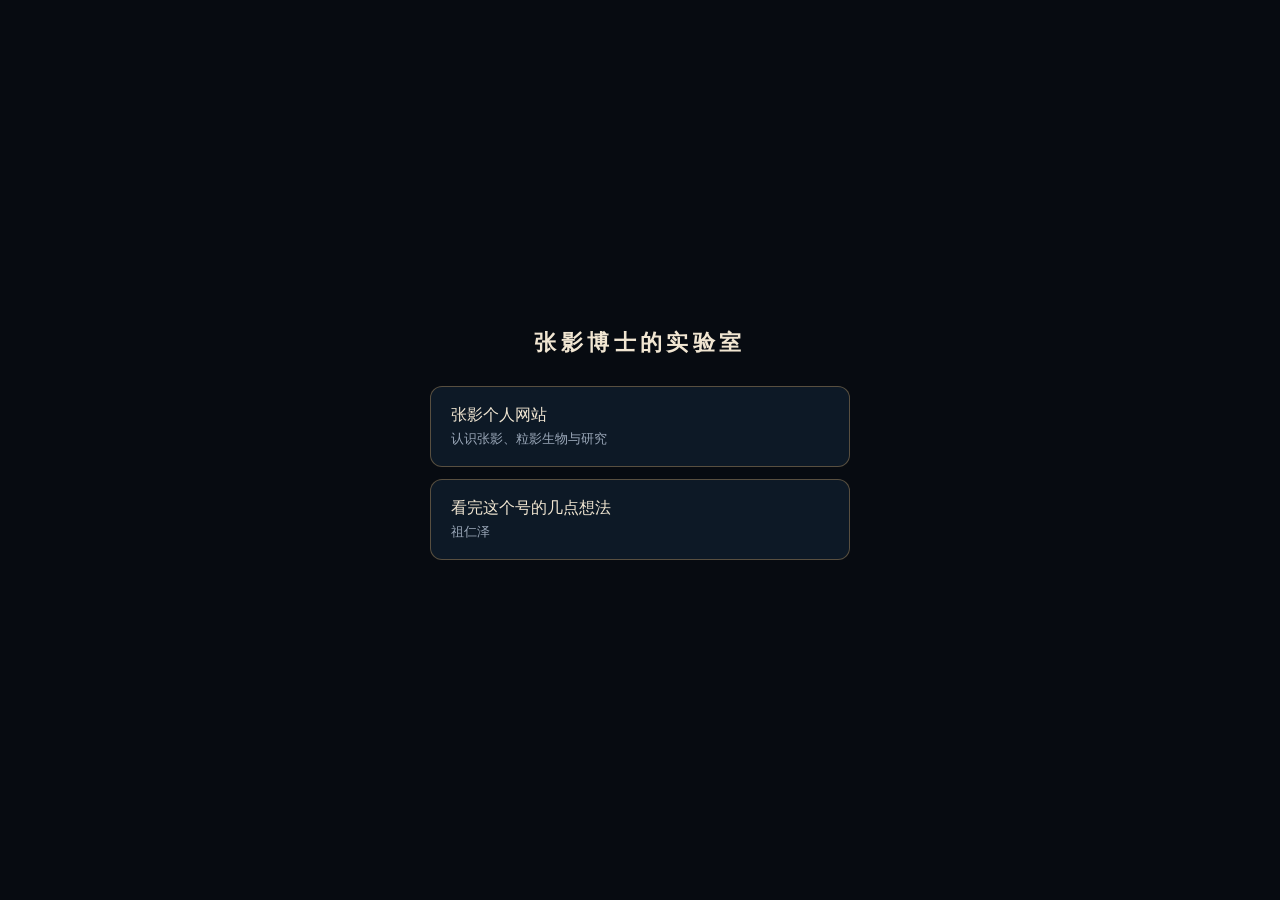
<file: index.html>
<!doctype html><html lang="zh-CN"><head><meta charset="utf-8"><meta name="viewport" content="width=device-width,initial-scale=1"><meta name="robots" content="noindex"><title>张影博士的实验室</title>
<style>body{margin:0;min-height:100vh;display:grid;place-items:center;background:#070b11;color:#f1e6d2;font-family:-apple-system,"PingFang SC",sans-serif}main{width:min(420px,100% - 32px)}h1{font-size:22px;letter-spacing:.2em;font-weight:600;margin:0 0 28px;text-align:center}a{display:block;padding:18px 20px;margin:12px 0;border:1px solid #c7a06866;border-radius:12px;color:#f1e6d2;text-decoration:none;background:#0d1926}a small{display:block;color:#9aa7b8;margin-top:4px;font-size:13px}</style></head>
<body><main><h1>张影博士的实验室</h1>
<a href="site/">张影个人网站<small>认识张影、粒影生物与研究</small></a>
<a href="xiangfa/">看完这个号的几点想法<small>祖仁泽</small></a>
</main></body></html>
</file>
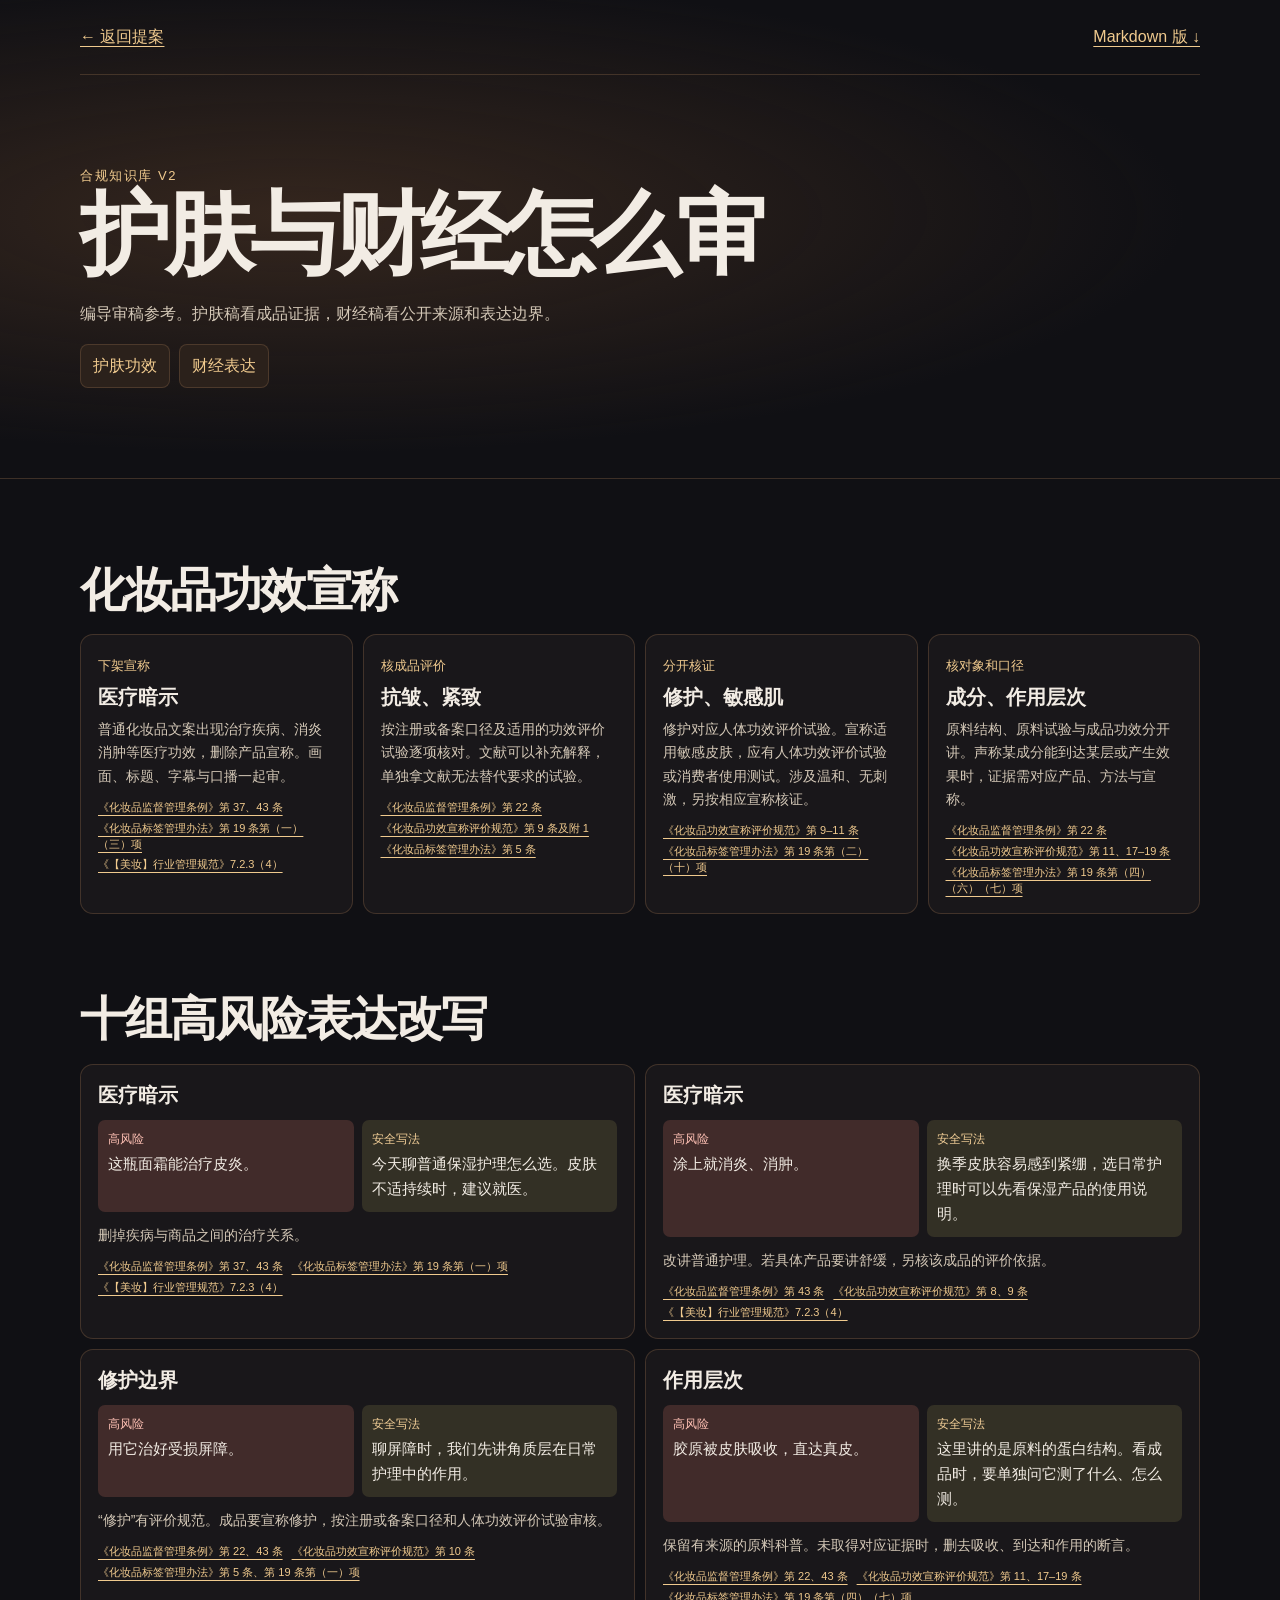
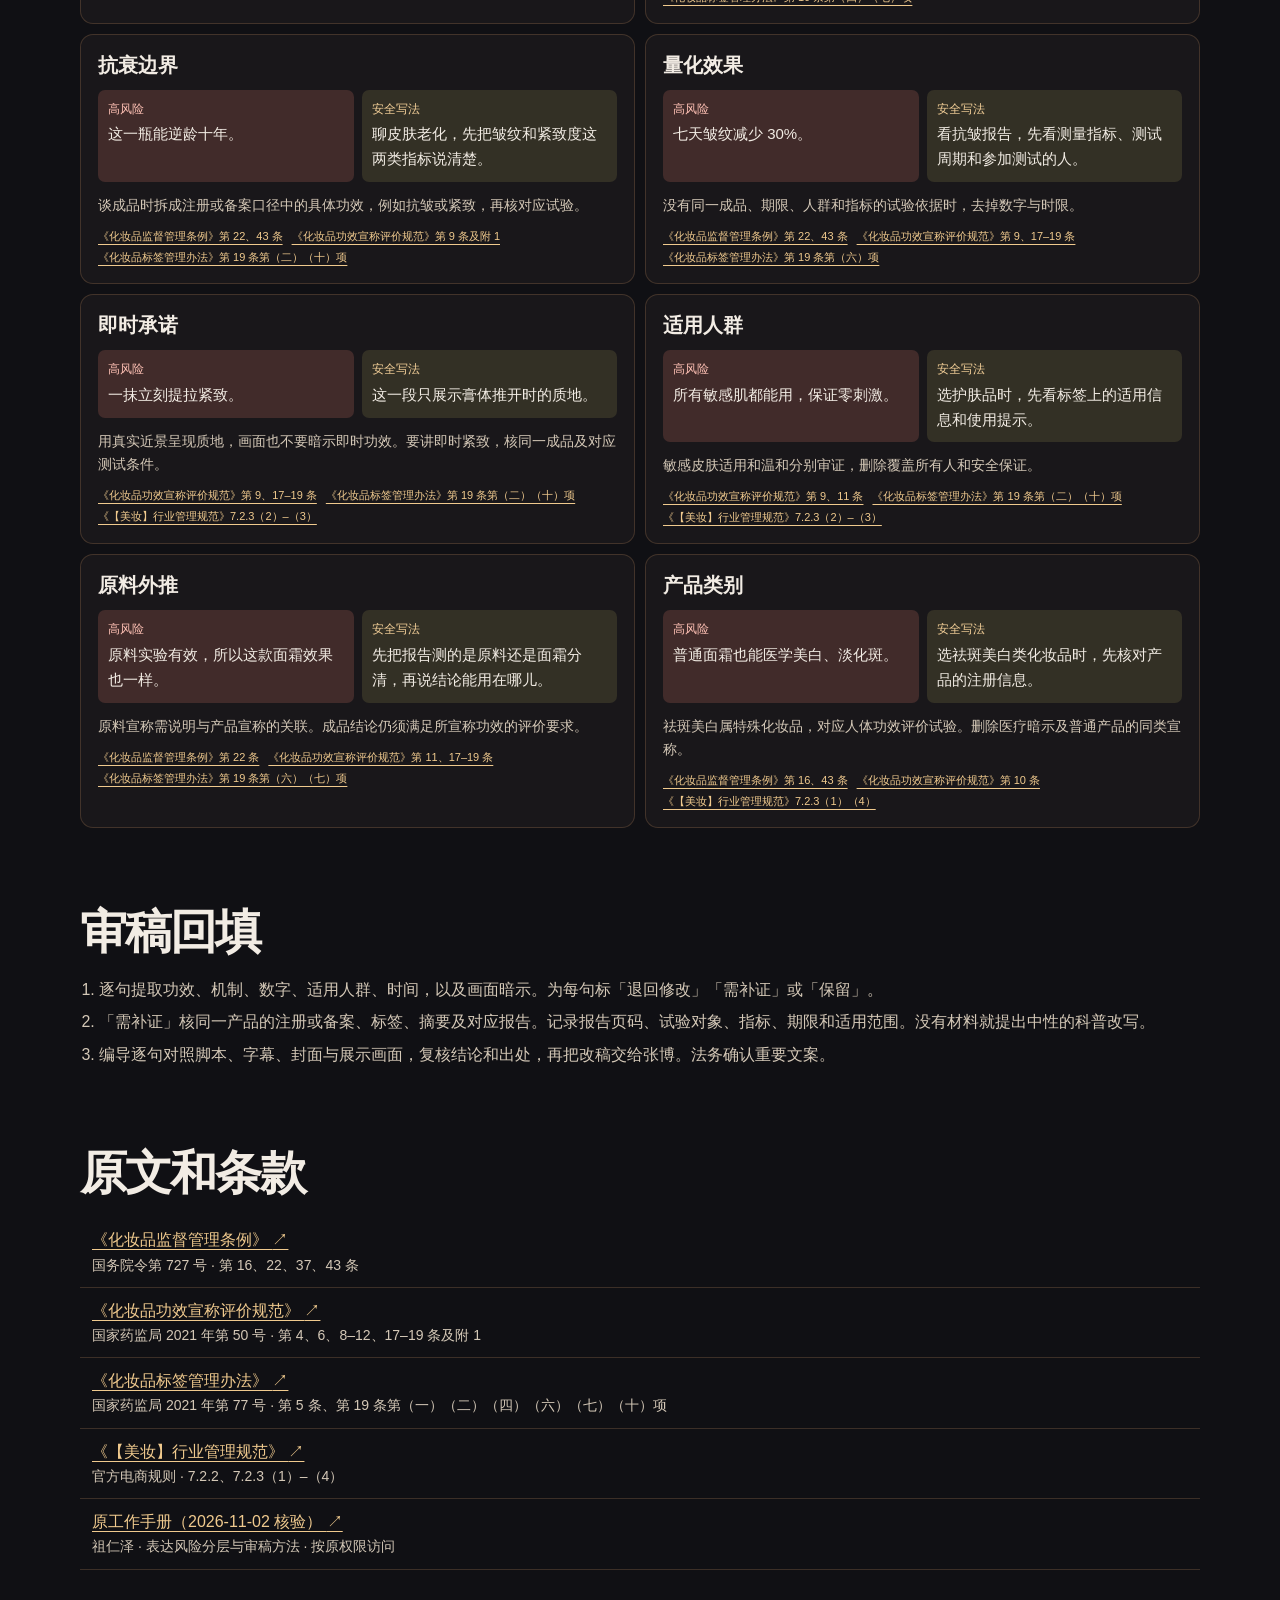
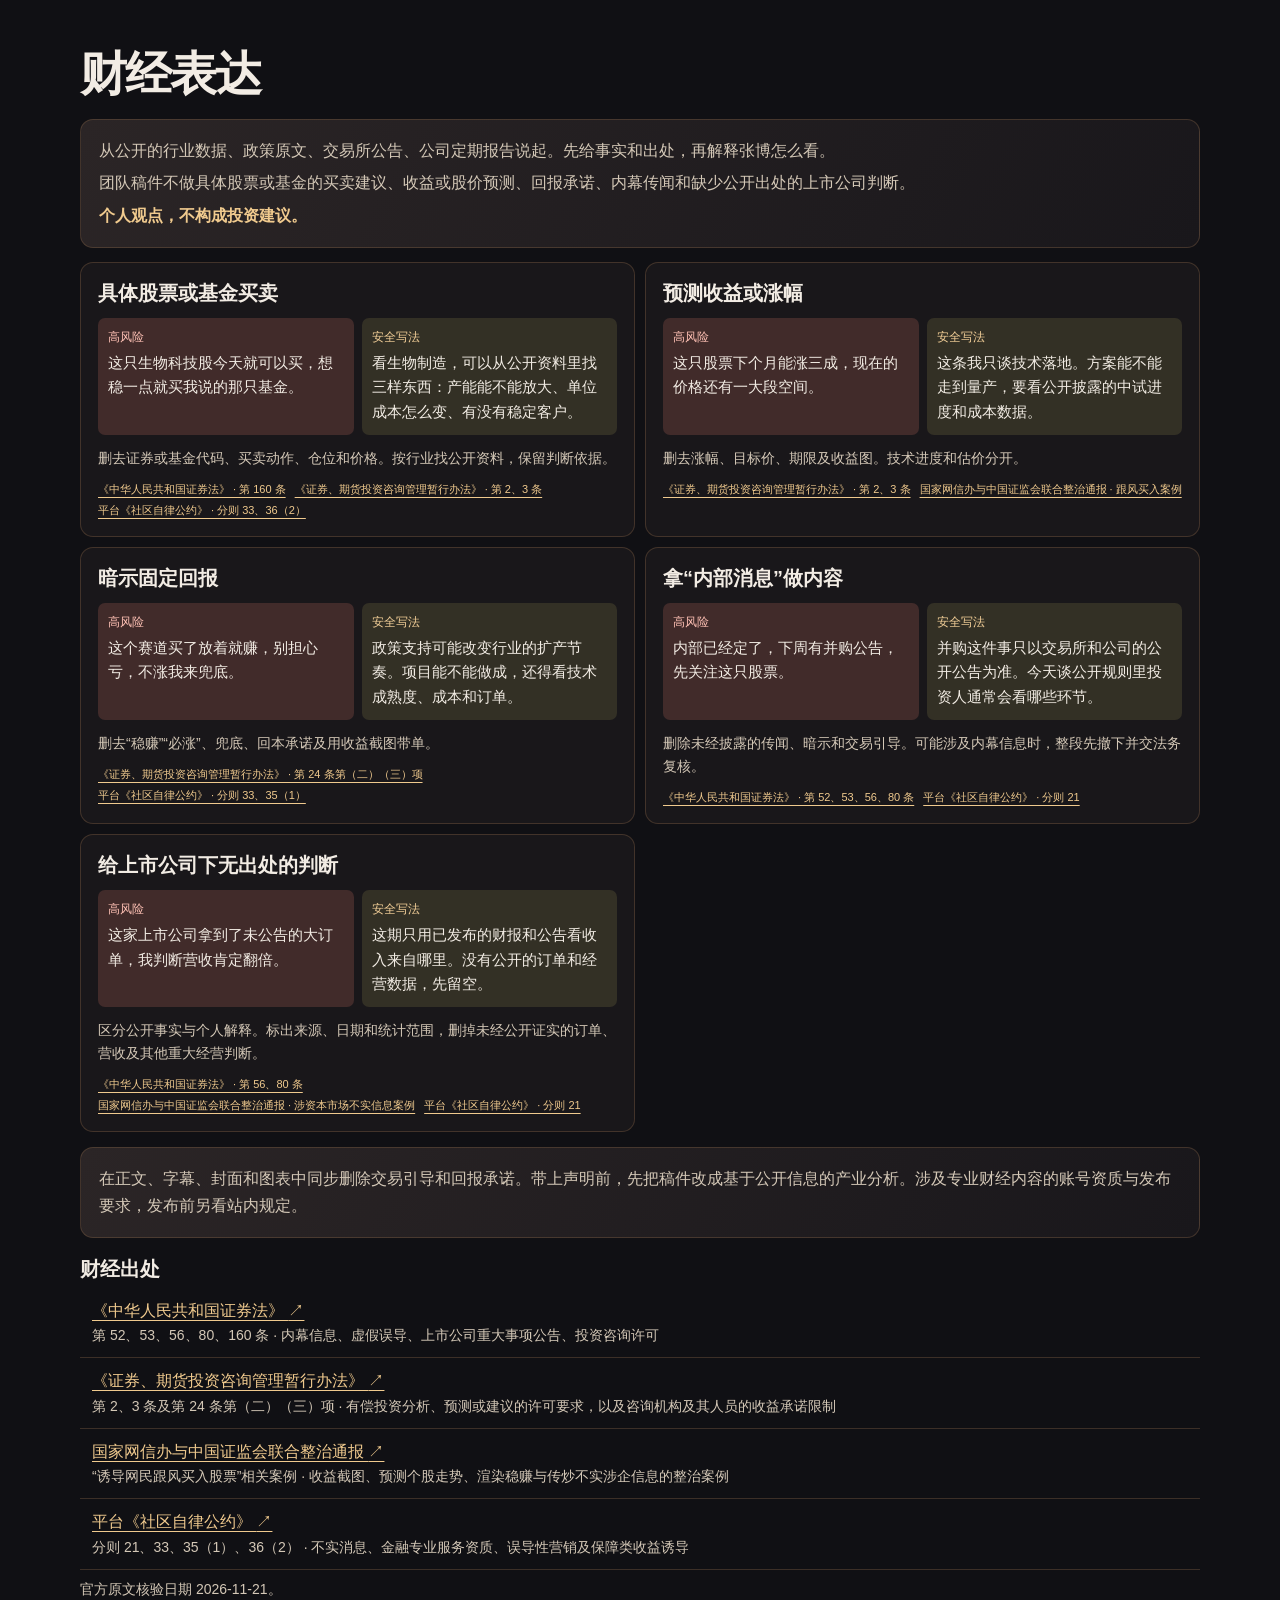
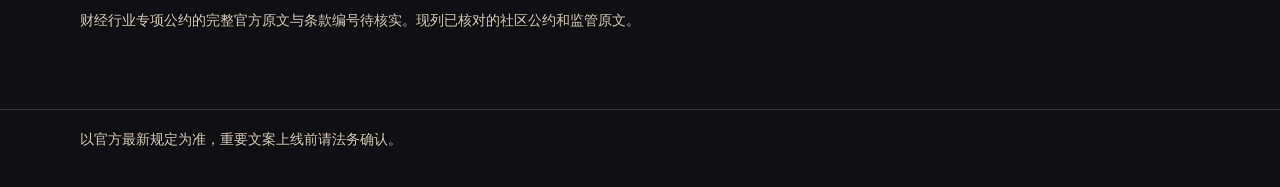
<file: hegui/index.html>
<!doctype html>
<html lang="zh-CN">
<head>
<meta charset="utf-8"><meta name="viewport" content="width=device-width,initial-scale=1">
<meta name="robots" content="noindex,nofollow">
<title>护肤与财经审稿｜合规知识库 V2</title>
<style>
  :root { color-scheme: dark; --bg:#101014; --surface:#19171a; --ink:#f2ece4; --dim:#d4c8b7; --gold:#f0ca8e; --rule:#7b5c406b; }
  * { box-sizing:border-box; }
  body { margin:0; font: 16px/1.65 -apple-system,BlinkMacSystemFont,"PingFang SC","Microsoft YaHei",sans-serif; color:var(--ink); background:var(--bg); }
  .shell { width:min(1120px,calc(100% - 48px)); margin-inline:auto; }
  header { background:radial-gradient(ellipse at 23% 45%,#54392688,transparent 64%),#101014; border-bottom:1px solid var(--rule); }
  nav { display:flex; justify-content:space-between; gap:12px; padding-block:15px; border-bottom:1px solid var(--rule); }
  nav a { display:flex; align-items:center; min-height:44px; }
  a { color:var(--gold); text-underline-offset:4px; }
  a:hover { color:#fff0d7; }
  header .intro { padding-block: clamp(34px,7vw,91px); }
  .chapter-links { display:flex; gap:9px; flex-wrap:wrap; margin-top:17px; }
  .chapter-links a { display:inline-flex; align-items:center; min-height:44px; padding:5px 12px; border:1px solid var(--rule); border-radius:8px; background:#2b211b; text-decoration:none; }
  .finance-brief { padding:18px; margin-bottom:14px; background:linear-gradient(120deg,#2b2526,#19171b); border:1px solid var(--rule); border-radius:13px; color:var(--dim); }
  .finance-brief p + p { margin-top:6px; }
  .finance-brief strong { color:var(--gold); }
  .finance-sources { margin-top:18px; }
  .finance-sources h3 { margin-bottom:6px; }
  .finance-sources > p { margin-top:8px; color:var(--dim); font-size:14px; }
  .eyebrow { color:var(--gold); font-size:13px; letter-spacing:.12em; }
  h1,h2,h3,p { margin:0; }
  h1 { font-size:clamp(37px,7vw,91px); line-height:1.08; letter-spacing:-.055em; text-wrap:balance; }
  h1 span { display:block; color:var(--gold); }
  header p { margin-top:18px; max-width:49em; color:var(--dim); }
  main { padding-top:6px; }
  section { margin-block:clamp(30px,6vw,82px); }
  section[id], .sources li { scroll-margin-top:20px; }
  h2 { font-size:clamp(25px,4vw,47px); line-height:1.2; letter-spacing:-.04em; margin-bottom:16px; }
  h3 { font-size:20px; line-height:1.3; }
  .bounds { display:grid; grid-template-columns:repeat(4,minmax(0,1fr)); gap:10px; }
  .bound,.pair { border:1px solid var(--rule); border-radius:13px; background:var(--surface); padding:17px; }
  .bound small { color:var(--gold); }
  .bound h3 { margin:6px 0 8px; }
  .bound p,.check,.sources p { font-size:14px; color:var(--dim); }
  .refs { display:flex; flex-wrap:wrap; gap:5px 9px; margin-top:12px; font-size:11px; line-height:1.45; }
  .refs a { overflow-wrap:anywhere; }
  .pairs { display:grid; grid-template-columns:repeat(2,minmax(0,1fr)); list-style:none; padding:0; margin:0; gap:10px; }
  .pair { display:grid; align-content:start; }
  .words { display:grid; grid-template-columns:repeat(2,minmax(0,1fr)); gap:8px; margin:12px 0; }
  .words div { padding:10px; border-radius:7px; background:#412b2a; }
  .words div + div { background:#333025; }
  .words span { display:block; font-size:12px; color:#ffc1b5; }
  .words div + div span { color:#f3cf98; }
  .words p { margin-top:3px; font-size:15px; }
  ol.checklist { padding-left:1.2em; color:var(--dim); }
  ol.checklist li + li { margin-top:6px; }
  .sources { list-style:none; margin:0; padding:0; }
  .sources li { padding:10px 12px; border-bottom:1px solid var(--rule); }
  .sources li:target { background:#3a2c20; border-radius:5px; }
  footer { padding:18px 0 36px; color:var(--dim); border-top:1px solid var(--rule); font-size:14px; }
  @media(max-width:1000px) { .bounds { grid-template-columns:repeat(2,minmax(0,1fr)); } }
  @media(max-width:720px) { .shell { width:calc(100% - 32px); } .pairs { grid-template-columns:minmax(0,1fr); } }
  @media(max-width:570px) { .bounds { grid-template-columns:minmax(0,1fr); } .bound,.pair { padding:13px; } }
</style>
</head>
<body>
<header>
  <div class="shell">
    <nav aria-label="附件导航"><a href="../../版本/V11/index.html#review">← 返回提案</a><a href="合规知识库_V2.md">Markdown 版 ↓</a></nav>
    <div class="intro">
      <div class="eyebrow">合规知识库 V2</div>
      <h1>护肤与财经怎么审</h1>
      <p>编导审稿参考。护肤稿看成品证据，财经稿看公开来源和表达边界。</p>
      <div class="chapter-links"><a href="#cosmetics">护肤功效</a><a href="#finance">财经表达</a></div>
    </div>
  </div>
</header>
<main class="shell">
  <section id="cosmetics" aria-labelledby="bound-title">
    <h2 id="bound-title">化妆品功效宣称</h2>
    <div class="bounds"><article class="bound"><small>下架宣称</small><h3>医疗暗示</h3><p>普通化妆品文案出现治疗疾病、消炎消肿等医疗功效，删除产品宣称。画面、标题、字幕与口播一起审。</p><div class="refs"><a href="#source-1">《化妆品监督管理条例》第 37、43 条</a> <a href="#source-3">《化妆品标签管理办法》第 19 条第（一）（三）项</a> <a href="#source-4">《【美妆】行业管理规范》7.2.3（4）</a></div></article>
<article class="bound"><small>核成品评价</small><h3>抗皱、紧致</h3><p>按注册或备案口径及适用的功效评价试验逐项核对。文献可以补充解释，单独拿文献无法替代要求的试验。</p><div class="refs"><a href="#source-1">《化妆品监督管理条例》第 22 条</a> <a href="#source-2">《化妆品功效宣称评价规范》第 9 条及附 1</a> <a href="#source-3">《化妆品标签管理办法》第 5 条</a></div></article>
<article class="bound"><small>分开核证</small><h3>修护、敏感肌</h3><p>修护对应人体功效评价试验。宣称适用敏感皮肤，应有人体功效评价试验或消费者使用测试。涉及温和、无刺激，另按相应宣称核证。</p><div class="refs"><a href="#source-2">《化妆品功效宣称评价规范》第 9–11 条</a> <a href="#source-3">《化妆品标签管理办法》第 19 条第（二）（十）项</a></div></article>
<article class="bound"><small>核对象和口径</small><h3>成分、作用层次</h3><p>原料结构、原料试验与成品功效分开讲。声称某成分能到达某层或产生效果时，证据需对应产品、方法与宣称。</p><div class="refs"><a href="#source-1">《化妆品监督管理条例》第 22 条</a> <a href="#source-2">《化妆品功效宣称评价规范》第 11、17–19 条</a> <a href="#source-3">《化妆品标签管理办法》第 19 条第（四）（六）（七）项</a></div></article></div>
  </section>
  <section aria-labelledby="pair-title">
    <h2 id="pair-title">十组高风险表达改写</h2>
    <ol class="pairs"><li class="pair">
      <h3>医疗暗示</h3>
      <div class="words">
        <div><span>高风险</span><p>这瓶面霜能治疗皮炎。</p></div>
        <div><span>安全写法</span><p>今天聊普通保湿护理怎么选。皮肤不适持续时，建议就医。</p></div>
      </div>
      <p class="check">删掉疾病与商品之间的治疗关系。</p>
      <div class="refs"><a href="#source-1">《化妆品监督管理条例》第 37、43 条</a> <a href="#source-3">《化妆品标签管理办法》第 19 条第（一）项</a> <a href="#source-4">《【美妆】行业管理规范》7.2.3（4）</a></div>
    </li>
<li class="pair">
      <h3>医疗暗示</h3>
      <div class="words">
        <div><span>高风险</span><p>涂上就消炎、消肿。</p></div>
        <div><span>安全写法</span><p>换季皮肤容易感到紧绷，选日常护理时可以先看保湿产品的使用说明。</p></div>
      </div>
      <p class="check">改讲普通护理。若具体产品要讲舒缓，另核该成品的评价依据。</p>
      <div class="refs"><a href="#source-1">《化妆品监督管理条例》第 43 条</a> <a href="#source-2">《化妆品功效宣称评价规范》第 8、9 条</a> <a href="#source-4">《【美妆】行业管理规范》7.2.3（4）</a></div>
    </li>
<li class="pair">
      <h3>修护边界</h3>
      <div class="words">
        <div><span>高风险</span><p>用它治好受损屏障。</p></div>
        <div><span>安全写法</span><p>聊屏障时，我们先讲角质层在日常护理中的作用。</p></div>
      </div>
      <p class="check">“修护”有评价规范。成品要宣称修护，按注册或备案口径和人体功效评价试验审核。</p>
      <div class="refs"><a href="#source-1">《化妆品监督管理条例》第 22、43 条</a> <a href="#source-2">《化妆品功效宣称评价规范》第 10 条</a> <a href="#source-3">《化妆品标签管理办法》第 5 条、第 19 条第（一）项</a></div>
    </li>
<li class="pair">
      <h3>作用层次</h3>
      <div class="words">
        <div><span>高风险</span><p>胶原被皮肤吸收，直达真皮。</p></div>
        <div><span>安全写法</span><p>这里讲的是原料的蛋白结构。看成品时，要单独问它测了什么、怎么测。</p></div>
      </div>
      <p class="check">保留有来源的原料科普。未取得对应证据时，删去吸收、到达和作用的断言。</p>
      <div class="refs"><a href="#source-1">《化妆品监督管理条例》第 22、43 条</a> <a href="#source-2">《化妆品功效宣称评价规范》第 11、17–19 条</a> <a href="#source-3">《化妆品标签管理办法》第 19 条第（四）（七）项</a></div>
    </li>
<li class="pair">
      <h3>抗衰边界</h3>
      <div class="words">
        <div><span>高风险</span><p>这一瓶能逆龄十年。</p></div>
        <div><span>安全写法</span><p>聊皮肤老化，先把皱纹和紧致度这两类指标说清楚。</p></div>
      </div>
      <p class="check">谈成品时拆成注册或备案口径中的具体功效，例如抗皱或紧致，再核对应试验。</p>
      <div class="refs"><a href="#source-1">《化妆品监督管理条例》第 22、43 条</a> <a href="#source-2">《化妆品功效宣称评价规范》第 9 条及附 1</a> <a href="#source-3">《化妆品标签管理办法》第 19 条第（二）（十）项</a></div>
    </li>
<li class="pair">
      <h3>量化效果</h3>
      <div class="words">
        <div><span>高风险</span><p>七天皱纹减少 30%。</p></div>
        <div><span>安全写法</span><p>看抗皱报告，先看测量指标、测试周期和参加测试的人。</p></div>
      </div>
      <p class="check">没有同一成品、期限、人群和指标的试验依据时，去掉数字与时限。</p>
      <div class="refs"><a href="#source-1">《化妆品监督管理条例》第 22、43 条</a> <a href="#source-2">《化妆品功效宣称评价规范》第 9、17–19 条</a> <a href="#source-3">《化妆品标签管理办法》第 19 条第（六）项</a></div>
    </li>
<li class="pair">
      <h3>即时承诺</h3>
      <div class="words">
        <div><span>高风险</span><p>一抹立刻提拉紧致。</p></div>
        <div><span>安全写法</span><p>这一段只展示膏体推开时的质地。</p></div>
      </div>
      <p class="check">用真实近景呈现质地，画面也不要暗示即时功效。要讲即时紧致，核同一成品及对应测试条件。</p>
      <div class="refs"><a href="#source-2">《化妆品功效宣称评价规范》第 9、17–19 条</a> <a href="#source-3">《化妆品标签管理办法》第 19 条第（二）（十）项</a> <a href="#source-4">《【美妆】行业管理规范》7.2.3（2）–（3）</a></div>
    </li>
<li class="pair">
      <h3>适用人群</h3>
      <div class="words">
        <div><span>高风险</span><p>所有敏感肌都能用，保证零刺激。</p></div>
        <div><span>安全写法</span><p>选护肤品时，先看标签上的适用信息和使用提示。</p></div>
      </div>
      <p class="check">敏感皮肤适用和温和分别审证，删除覆盖所有人和安全保证。</p>
      <div class="refs"><a href="#source-2">《化妆品功效宣称评价规范》第 9、11 条</a> <a href="#source-3">《化妆品标签管理办法》第 19 条第（二）（十）项</a> <a href="#source-4">《【美妆】行业管理规范》7.2.3（2）–（3）</a></div>
    </li>
<li class="pair">
      <h3>原料外推</h3>
      <div class="words">
        <div><span>高风险</span><p>原料实验有效，所以这款面霜效果也一样。</p></div>
        <div><span>安全写法</span><p>先把报告测的是原料还是面霜分清，再说结论能用在哪儿。</p></div>
      </div>
      <p class="check">原料宣称需说明与产品宣称的关联。成品结论仍须满足所宣称功效的评价要求。</p>
      <div class="refs"><a href="#source-1">《化妆品监督管理条例》第 22 条</a> <a href="#source-2">《化妆品功效宣称评价规范》第 11、17–19 条</a> <a href="#source-3">《化妆品标签管理办法》第 19 条第（六）（七）项</a></div>
    </li>
<li class="pair">
      <h3>产品类别</h3>
      <div class="words">
        <div><span>高风险</span><p>普通面霜也能医学美白、淡化斑。</p></div>
        <div><span>安全写法</span><p>选祛斑美白类化妆品时，先核对产品的注册信息。</p></div>
      </div>
      <p class="check">祛斑美白属特殊化妆品，对应人体功效评价试验。删除医疗暗示及普通产品的同类宣称。</p>
      <div class="refs"><a href="#source-1">《化妆品监督管理条例》第 16、43 条</a> <a href="#source-2">《化妆品功效宣称评价规范》第 10 条</a> <a href="#source-4">《【美妆】行业管理规范》7.2.3（1）（4）</a></div>
    </li></ol>
  </section>
  <section aria-labelledby="check-title">
    <h2 id="check-title">审稿回填</h2>
    <ol class="checklist"><li>逐句提取功效、机制、数字、适用人群、时间，以及画面暗示。为每句标「退回修改」「需补证」或「保留」。</li><li>「需补证」核同一产品的注册或备案、标签、摘要及对应报告。记录报告页码、试验对象、指标、期限和适用范围。没有材料就提出中性的科普改写。</li><li>编导逐句对照脚本、字幕、封面与展示画面，复核结论和出处，再把改稿交给张博。法务确认重要文案。</li></ol>
  </section>
  <section aria-labelledby="source-title">
    <h2 id="source-title">原文和条款</h2>
    <ul class="sources"><li id="source-1"><a href="https://www.samr.gov.cn/zw/zfxxgk/fdzdgknr/bgt/art/2023/art_9f8b70e79a2242df96c6c290a0ac425b.html" target="_blank" rel="noreferrer">《化妆品监督管理条例》 <span aria-hidden="true">↗</span></a><p>国务院令第 727 号 · 第 16、22、37、43 条</p></li>
<li id="source-2"><a href="https://yjj.scjgj.fujian.gov.cn/hzp/flfg/202107/t20210708_5642667.htm" target="_blank" rel="noreferrer">《化妆品功效宣称评价规范》 <span aria-hidden="true">↗</span></a><p>国家药监局 2021 年第 50 号 · 第 4、6、8–12、17–19 条及附 1</p></li>
<li id="source-3"><a href="https://www.beijing.gov.cn/zhengce/zhengcefagui/qtwj/202204/t20220408_2669523.html" target="_blank" rel="noreferrer">《化妆品标签管理办法》 <span aria-hidden="true">↗</span></a><p>国家药监局 2021 年第 77 号 · 第 5 条、第 19 条第（一）（二）（四）（六）（七）（十）项</p></li>
<li id="source-4"><a href="https://school.jinritemai.com/doudian/web/articlev0/106242?biz_from=rule_center_entry_new" target="_blank" rel="noreferrer">《【美妆】行业管理规范》 <span aria-hidden="true">↗</span></a><p>官方电商规则 · 7.2.2、7.2.3（1）–（4）</p></li>
<li id="source-5"><a href="https://my.feishu.cn/wiki/YiwSwEHFWixtf6kf1xUcHp95nmd" target="_blank" rel="noreferrer">原工作手册（2026-11-02 核验） <span aria-hidden="true">↗</span></a><p>祖仁泽 · 表达风险分层与审稿方法 · 按原权限访问</p></li></ul>
  </section>

  <section id="finance" aria-labelledby="finance-title">
    <h2 id="finance-title">财经表达</h2>
    <div class="finance-brief">
      <p>从公开的行业数据、政策原文、交易所公告、公司定期报告说起。先给事实和出处，再解释张博怎么看。</p>
      <p>团队稿件不做具体股票或基金的买卖建议、收益或股价预测、回报承诺、内幕传闻和缺少公开出处的上市公司判断。</p>
      <p><strong>个人观点，不构成投资建议。</strong></p>
    </div>
    <ol class="pairs finance-pairs">
      <li class="pair">
      <h3>具体股票或基金买卖</h3>
      <div class="words"><div><span>高风险</span><p>这只生物科技股今天就可以买，想稳一点就买我说的那只基金。</p></div><div><span>安全写法</span><p>看生物制造，可以从公开资料里找三样东西：产能能不能放大、单位成本怎么变、有没有稳定客户。</p></div></div>
      <p class="check">删去证券或基金代码、买卖动作、仓位和价格。按行业找公开资料，保留判断依据。</p><div class="refs"><a href="#finance-law">《中华人民共和国证券法》 · 第 160 条</a> <a href="#finance-consult">《证券、期货投资咨询管理暂行办法》 · 第 2、3 条</a> <a href="#finance-platform">平台《社区自律公约》 · 分则 33、36（2）</a></div>
    </li> <li class="pair">
      <h3>预测收益或涨幅</h3>
      <div class="words"><div><span>高风险</span><p>这只股票下个月能涨三成，现在的价格还有一大段空间。</p></div><div><span>安全写法</span><p>这条我只谈技术落地。方案能不能走到量产，要看公开披露的中试进度和成本数据。</p></div></div>
      <p class="check">删去涨幅、目标价、期限及收益图。技术进度和估价分开。</p><div class="refs"><a href="#finance-consult">《证券、期货投资咨询管理暂行办法》 · 第 2、3 条</a> <a href="#finance-regulator">国家网信办与中国证监会联合整治通报 · 跟风买入案例</a></div>
    </li> <li class="pair">
      <h3>暗示固定回报</h3>
      <div class="words"><div><span>高风险</span><p>这个赛道买了放着就赚，别担心亏，不涨我来兜底。</p></div><div><span>安全写法</span><p>政策支持可能改变行业的扩产节奏。项目能不能做成，还得看技术成熟度、成本和订单。</p></div></div>
      <p class="check">删去“稳赚”“必涨”、兜底、回本承诺及用收益截图带单。</p><div class="refs"><a href="#finance-consult">《证券、期货投资咨询管理暂行办法》 · 第 24 条第（二）（三）项</a> <a href="#finance-platform">平台《社区自律公约》 · 分则 33、35（1）</a></div>
    </li> <li class="pair">
      <h3>拿“内部消息”做内容</h3>
      <div class="words"><div><span>高风险</span><p>内部已经定了，下周有并购公告，先关注这只股票。</p></div><div><span>安全写法</span><p>并购这件事只以交易所和公司的公开公告为准。今天谈公开规则里投资人通常会看哪些环节。</p></div></div>
      <p class="check">删除未经披露的传闻、暗示和交易引导。可能涉及内幕信息时，整段先撤下并交法务复核。</p><div class="refs"><a href="#finance-law">《中华人民共和国证券法》 · 第 52、53、56、80 条</a> <a href="#finance-platform">平台《社区自律公约》 · 分则 21</a></div>
    </li> <li class="pair">
      <h3>给上市公司下无出处的判断</h3>
      <div class="words"><div><span>高风险</span><p>这家上市公司拿到了未公告的大订单，我判断营收肯定翻倍。</p></div><div><span>安全写法</span><p>这期只用已发布的财报和公告看收入来自哪里。没有公开的订单和经营数据，先留空。</p></div></div>
      <p class="check">区分公开事实与个人解释。标出来源、日期和统计范围，删掉未经公开证实的订单、营收及其他重大经营判断。</p><div class="refs"><a href="#finance-law">《中华人民共和国证券法》 · 第 56、80 条</a> <a href="#finance-regulator">国家网信办与中国证监会联合整治通报 · 涉资本市场不实信息案例</a> <a href="#finance-platform">平台《社区自律公约》 · 分则 21</a></div>
    </li>
    </ol>
    <div class="finance-brief" style="margin-top:15px">在正文、字幕、封面和图表中同步删除交易引导和回报承诺。带上声明前，先把稿件改成基于公开信息的产业分析。涉及专业财经内容的账号资质与发布要求，发布前另看站内规定。</div>
    <div class="finance-sources">
      <h3>财经出处</h3>
      <ul class="sources"><li id="finance-law"><a href="https://www.beijing.gov.cn/zhengce/zhengcefagui/qtwj/202111/t20211124_2544351.html" target="_blank" rel="noreferrer">《中华人民共和国证券法》 <span aria-hidden="true">↗</span></a><p>第 52、53、56、80、160 条 · 内幕信息、虚假误导、上市公司重大事项公告、投资咨询许可</p></li>
<li id="finance-consult"><a href="https://xzfg.moj.gov.cn/front/law/detail?LawID=500" target="_blank" rel="noreferrer">《证券、期货投资咨询管理暂行办法》 <span aria-hidden="true">↗</span></a><p>第 2、3 条及第 24 条第（二）（三）项 · 有偿投资分析、预测或建议的许可要求，以及咨询机构及其人员的收益承诺限制</p></li>
<li id="finance-regulator"><a href="https://www.csrc.gov.cn/csrc/c100028/c7603320/content.shtml" target="_blank" rel="noreferrer">国家网信办与中国证监会联合整治通报 <span aria-hidden="true">↗</span></a><p>“诱导网民跟风买入股票”相关案例 · 收益截图、预测个股走势、渲染稳赚与传炒不实涉企信息的整治案例</p></li>
<li id="finance-platform"><a href="https://sf3-cdn-tos.douyinstatic.com/obj/ies-hotsoon-draft/douyin_agreement/b94d5a1e-c676-4e99-92b5-2d5e26d2568b.html?enter_from=user_agreement" target="_blank" rel="noreferrer">平台《社区自律公约》 <span aria-hidden="true">↗</span></a><p>分则 21、33、35（1）、36（2） · 不实消息、金融专业服务资质、误导性营销及保障类收益诱导</p></li></ul>
      <p>官方原文核验日期 2026-11-21。</p>
      <p>财经行业专项公约的完整官方原文与条款编号待核实。现列已核对的社区公约和监管原文。</p>
    </div>
  </section>
</main>
<footer><div class="shell">以官方最新规定为准，重要文案上线前请法务确认。</div></footer>
</body>
</html>
</file>
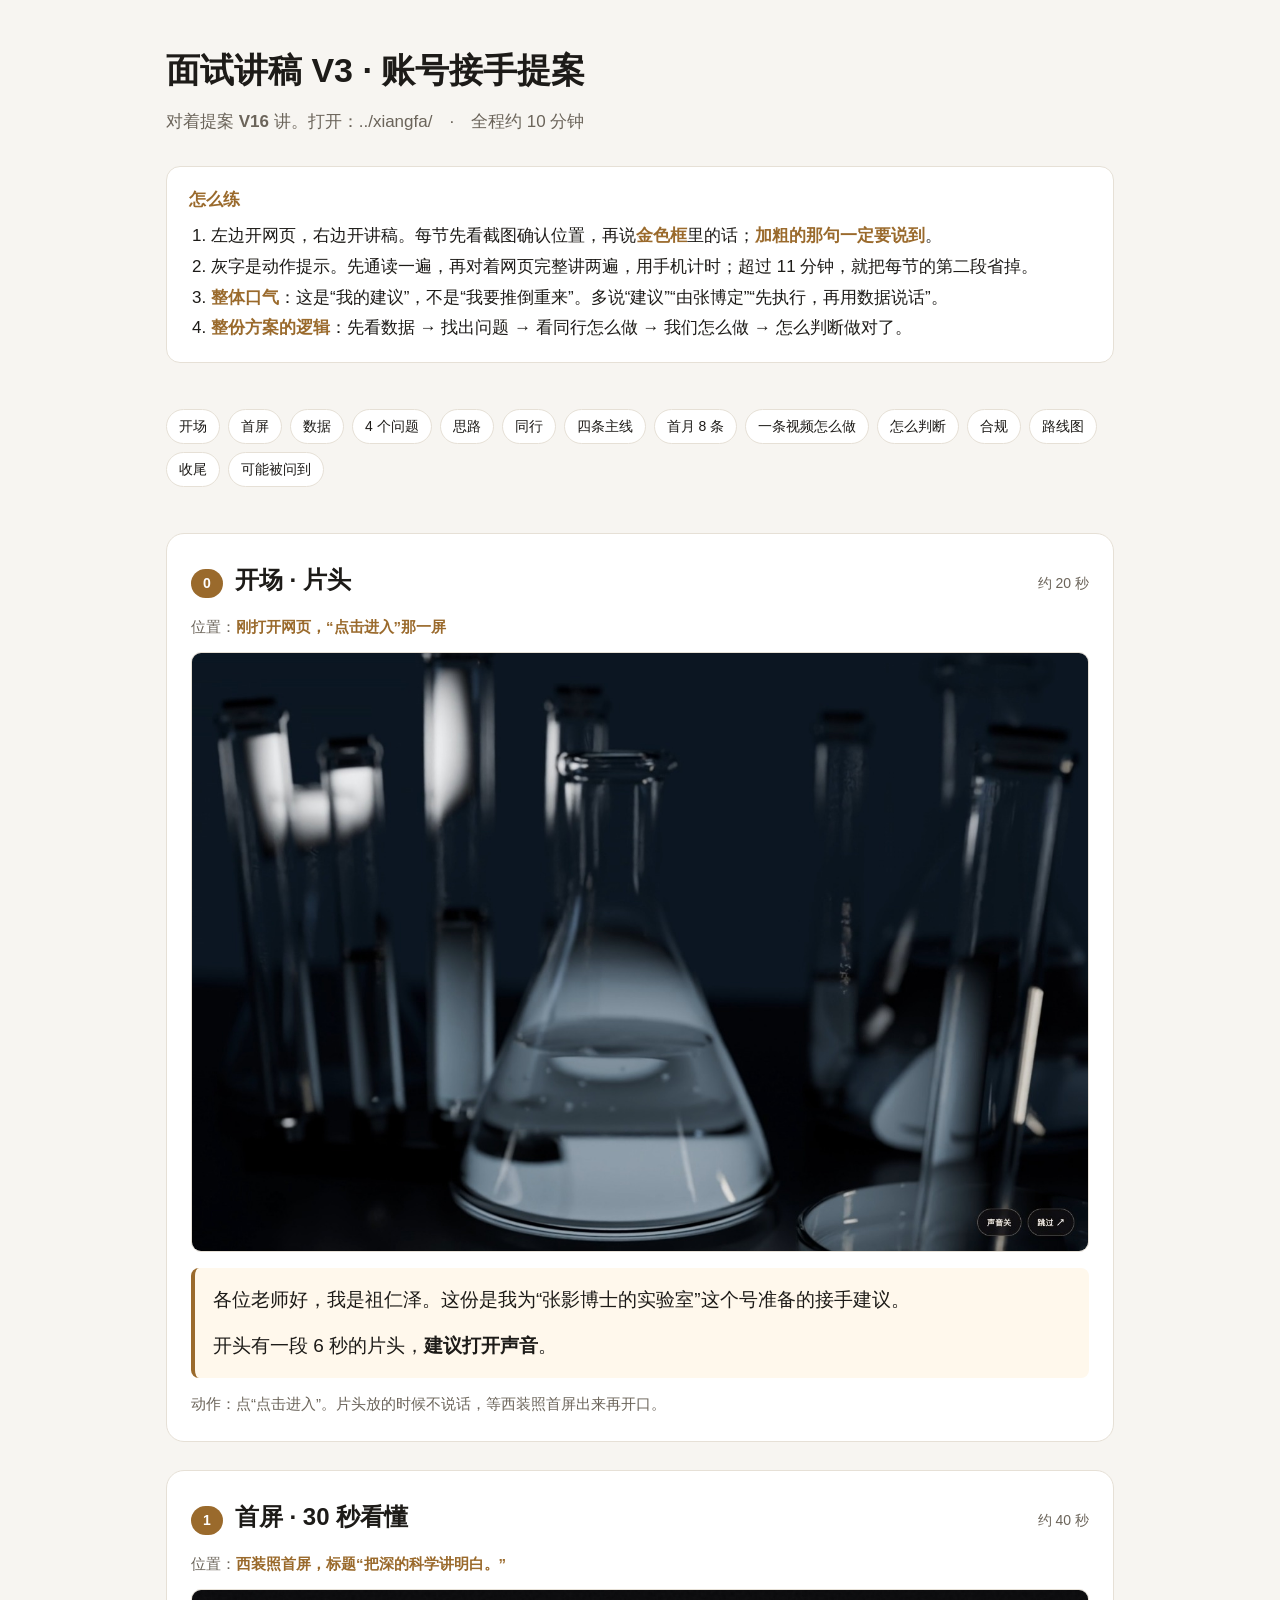
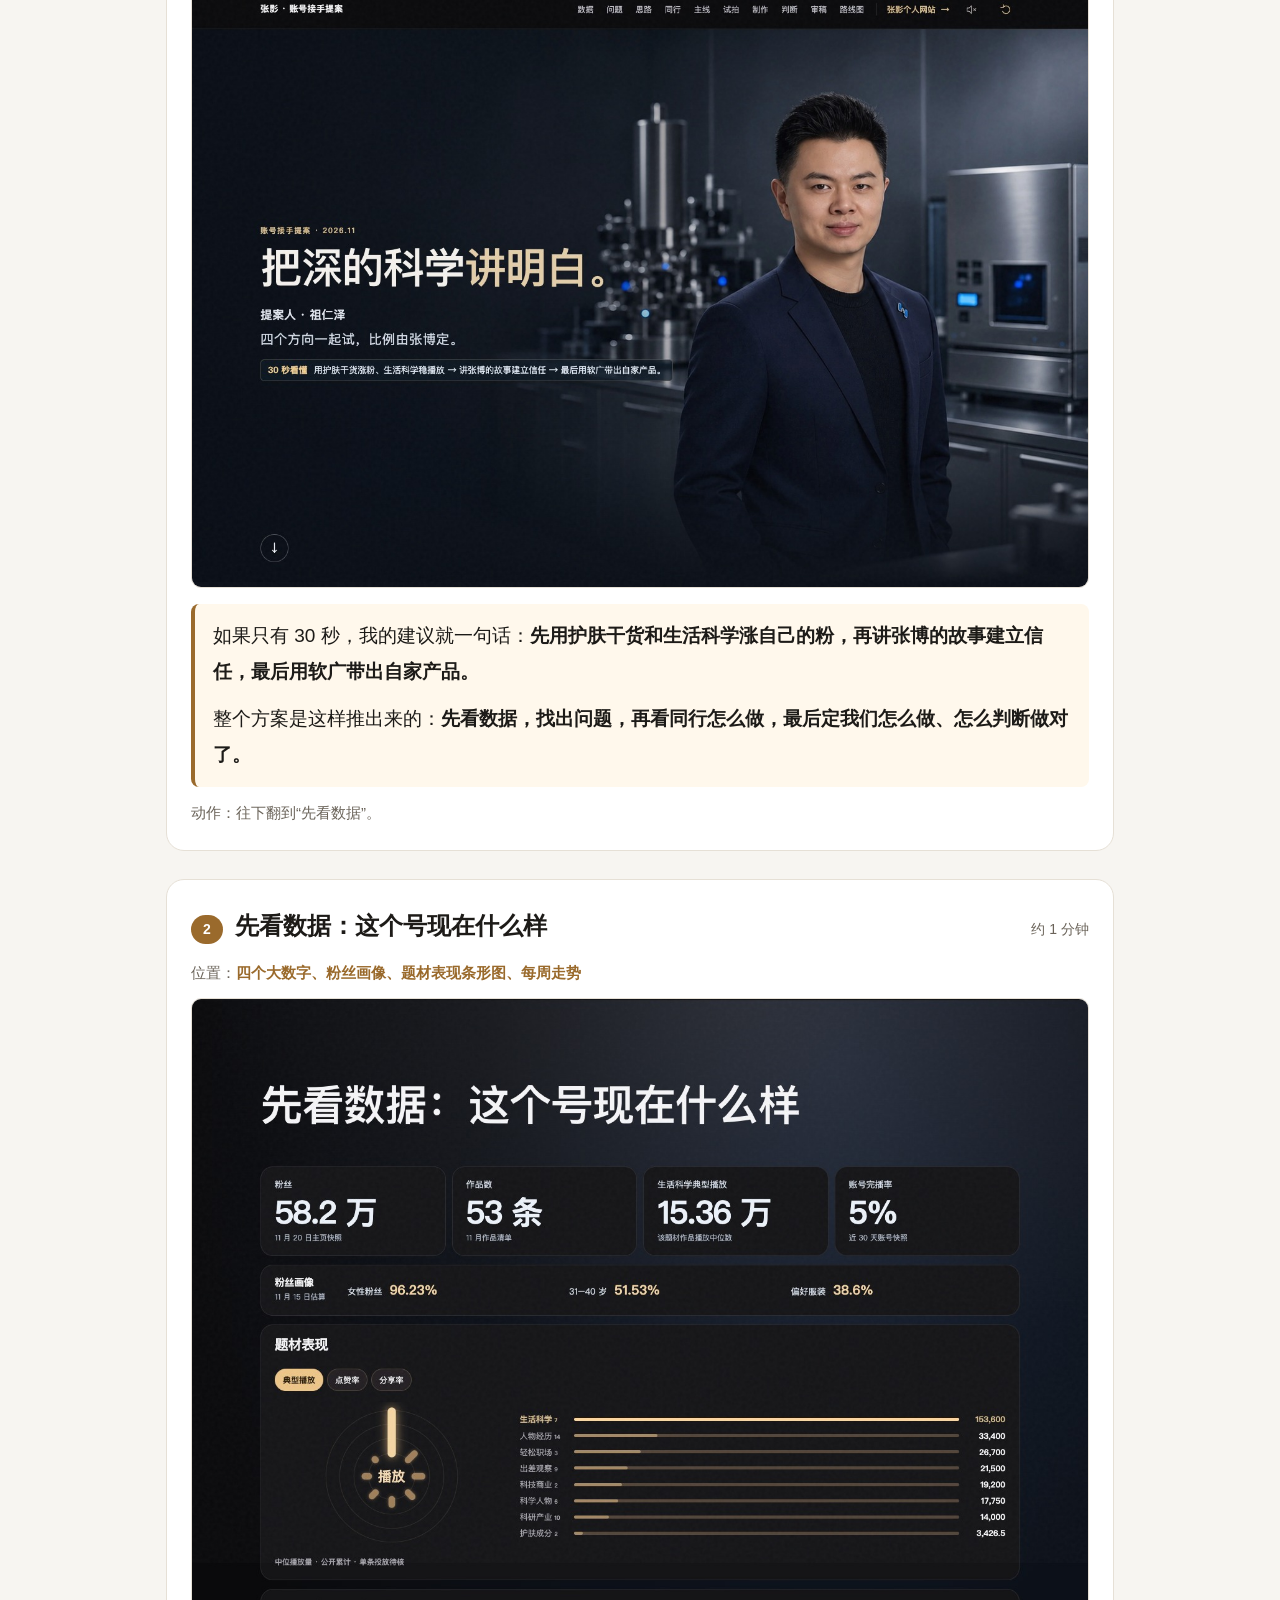
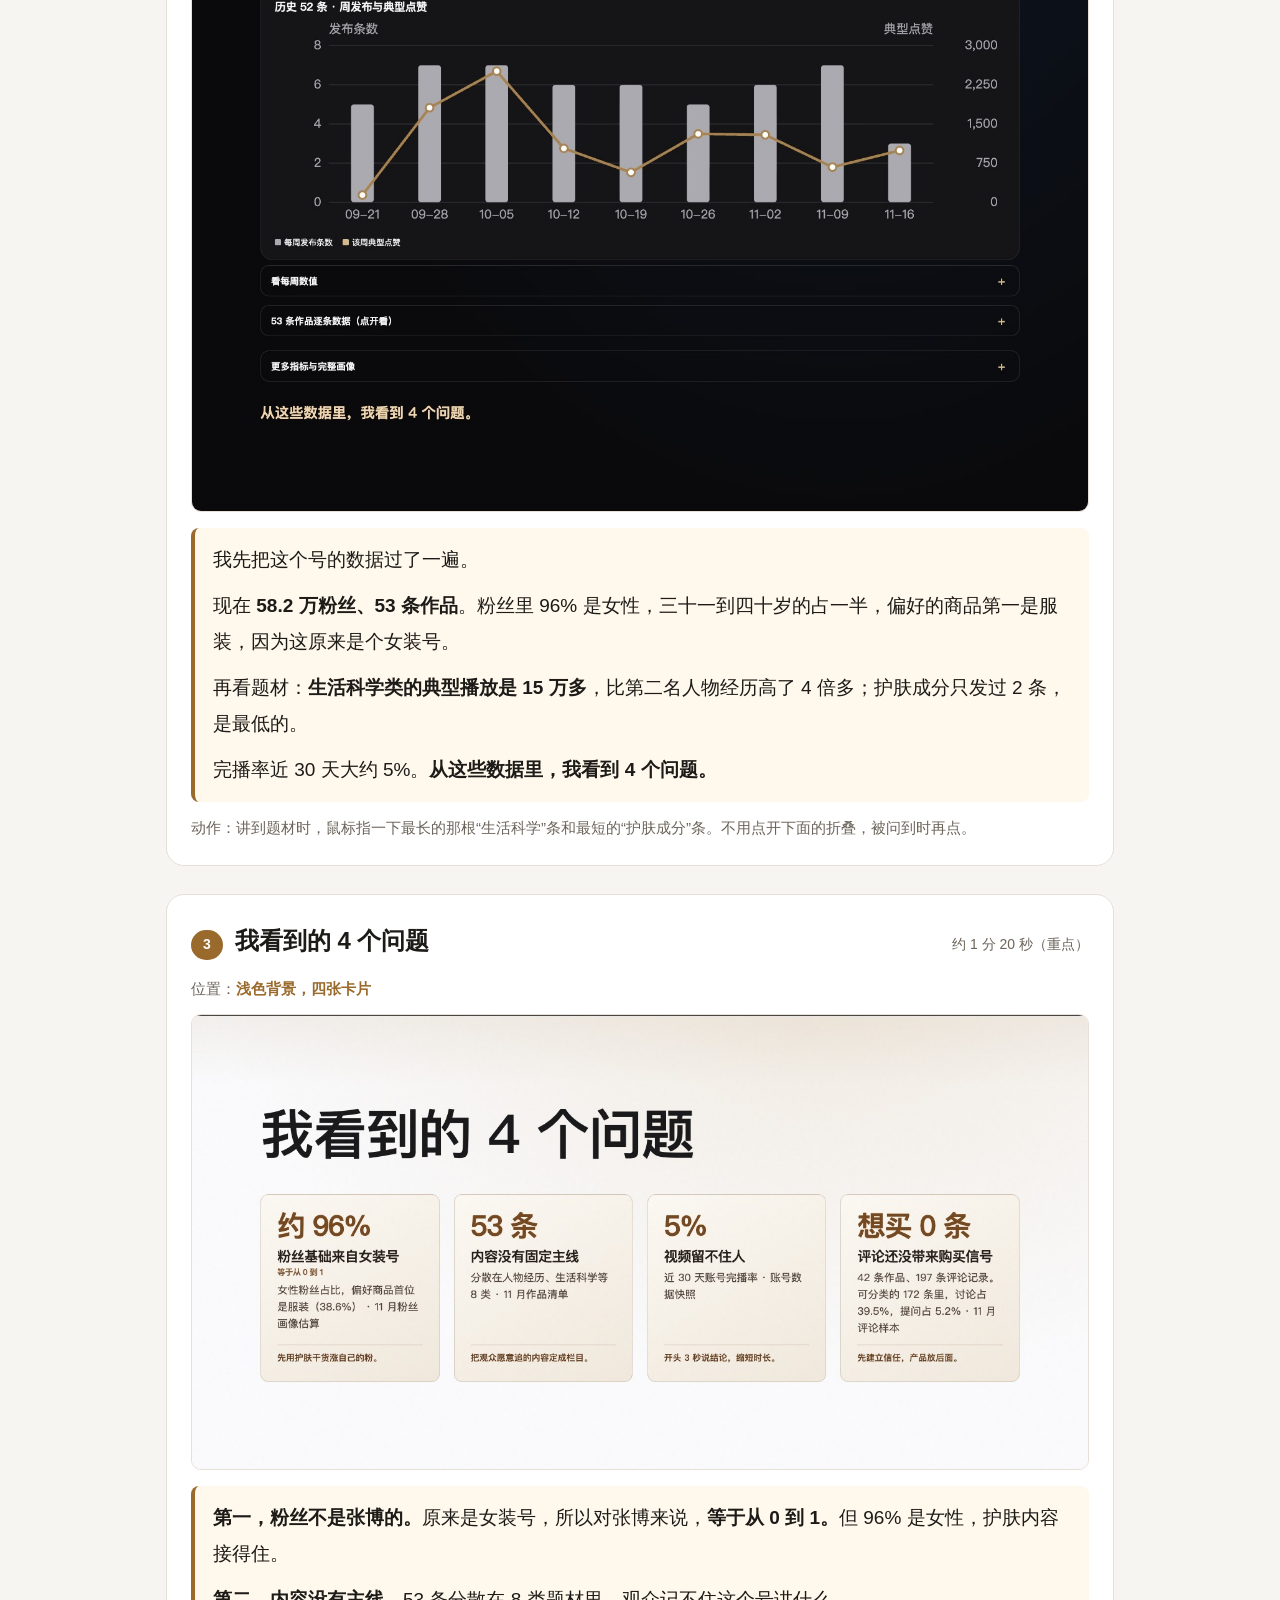
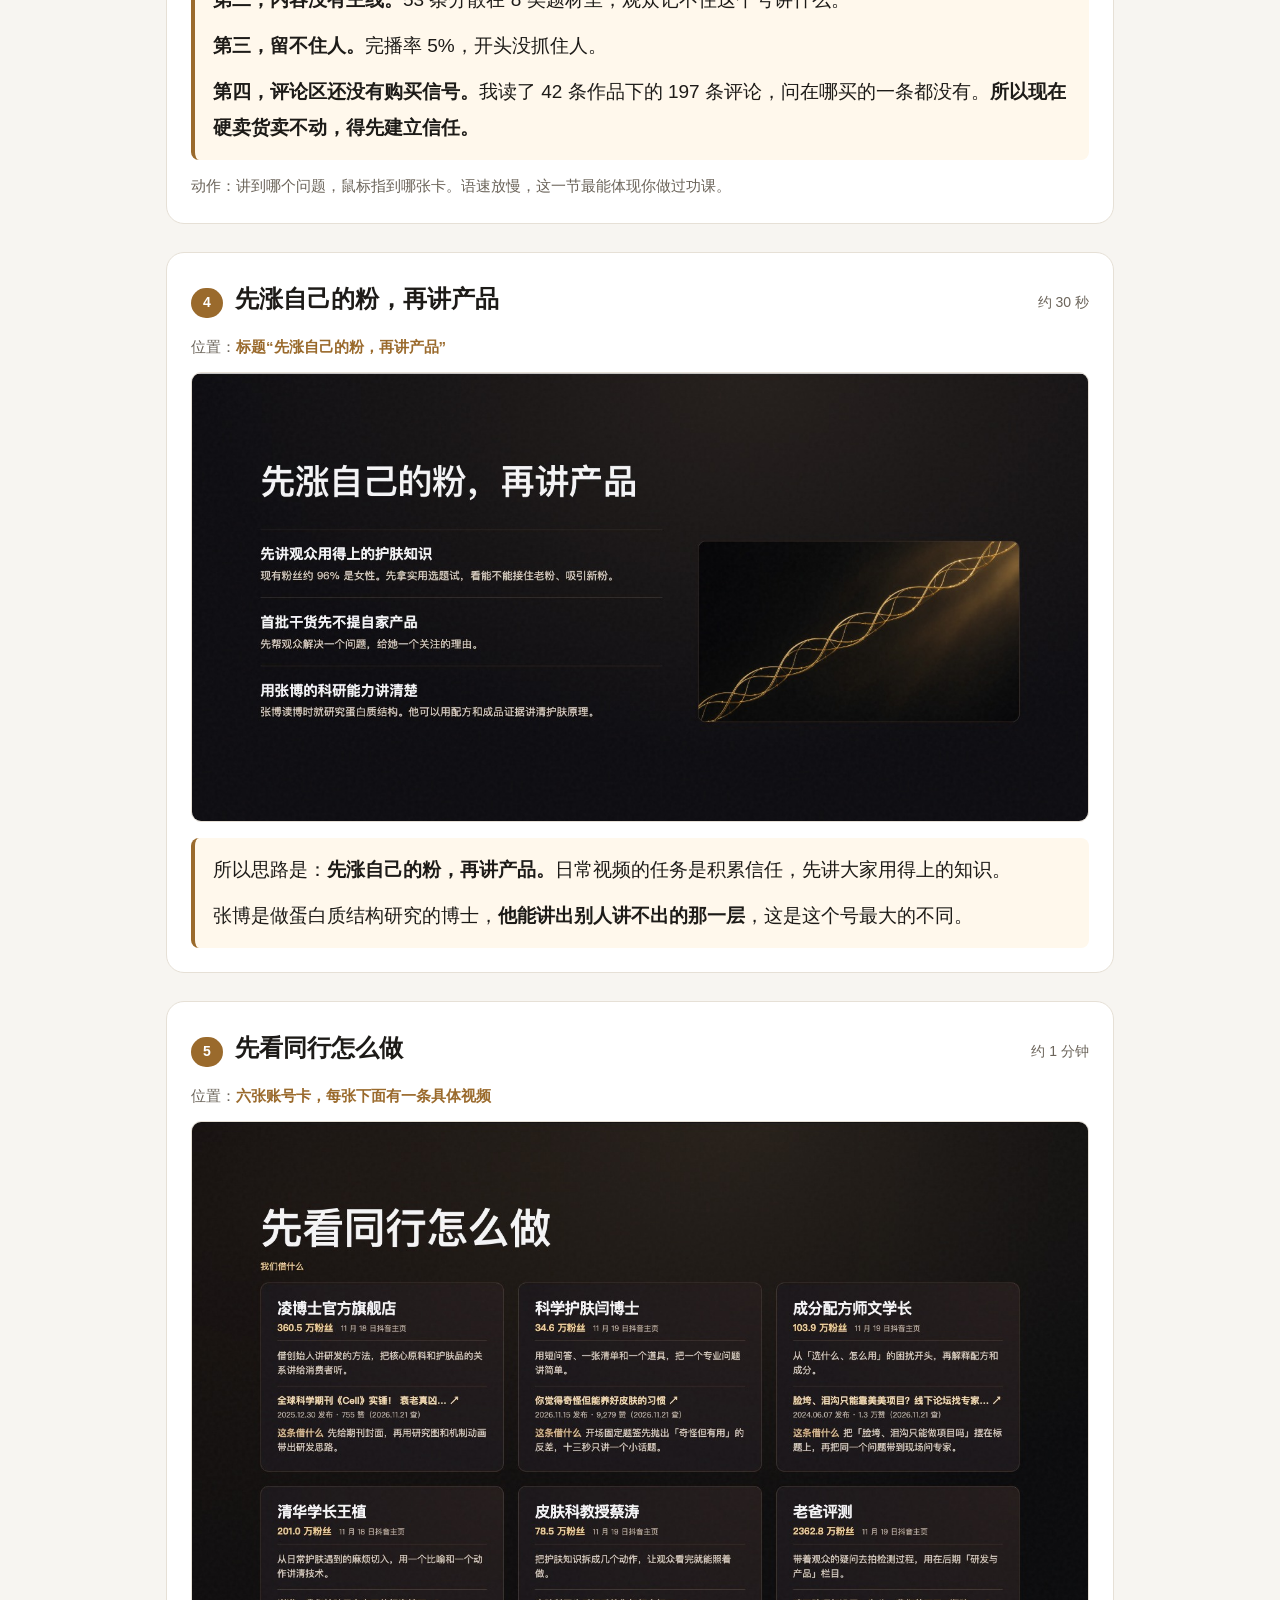
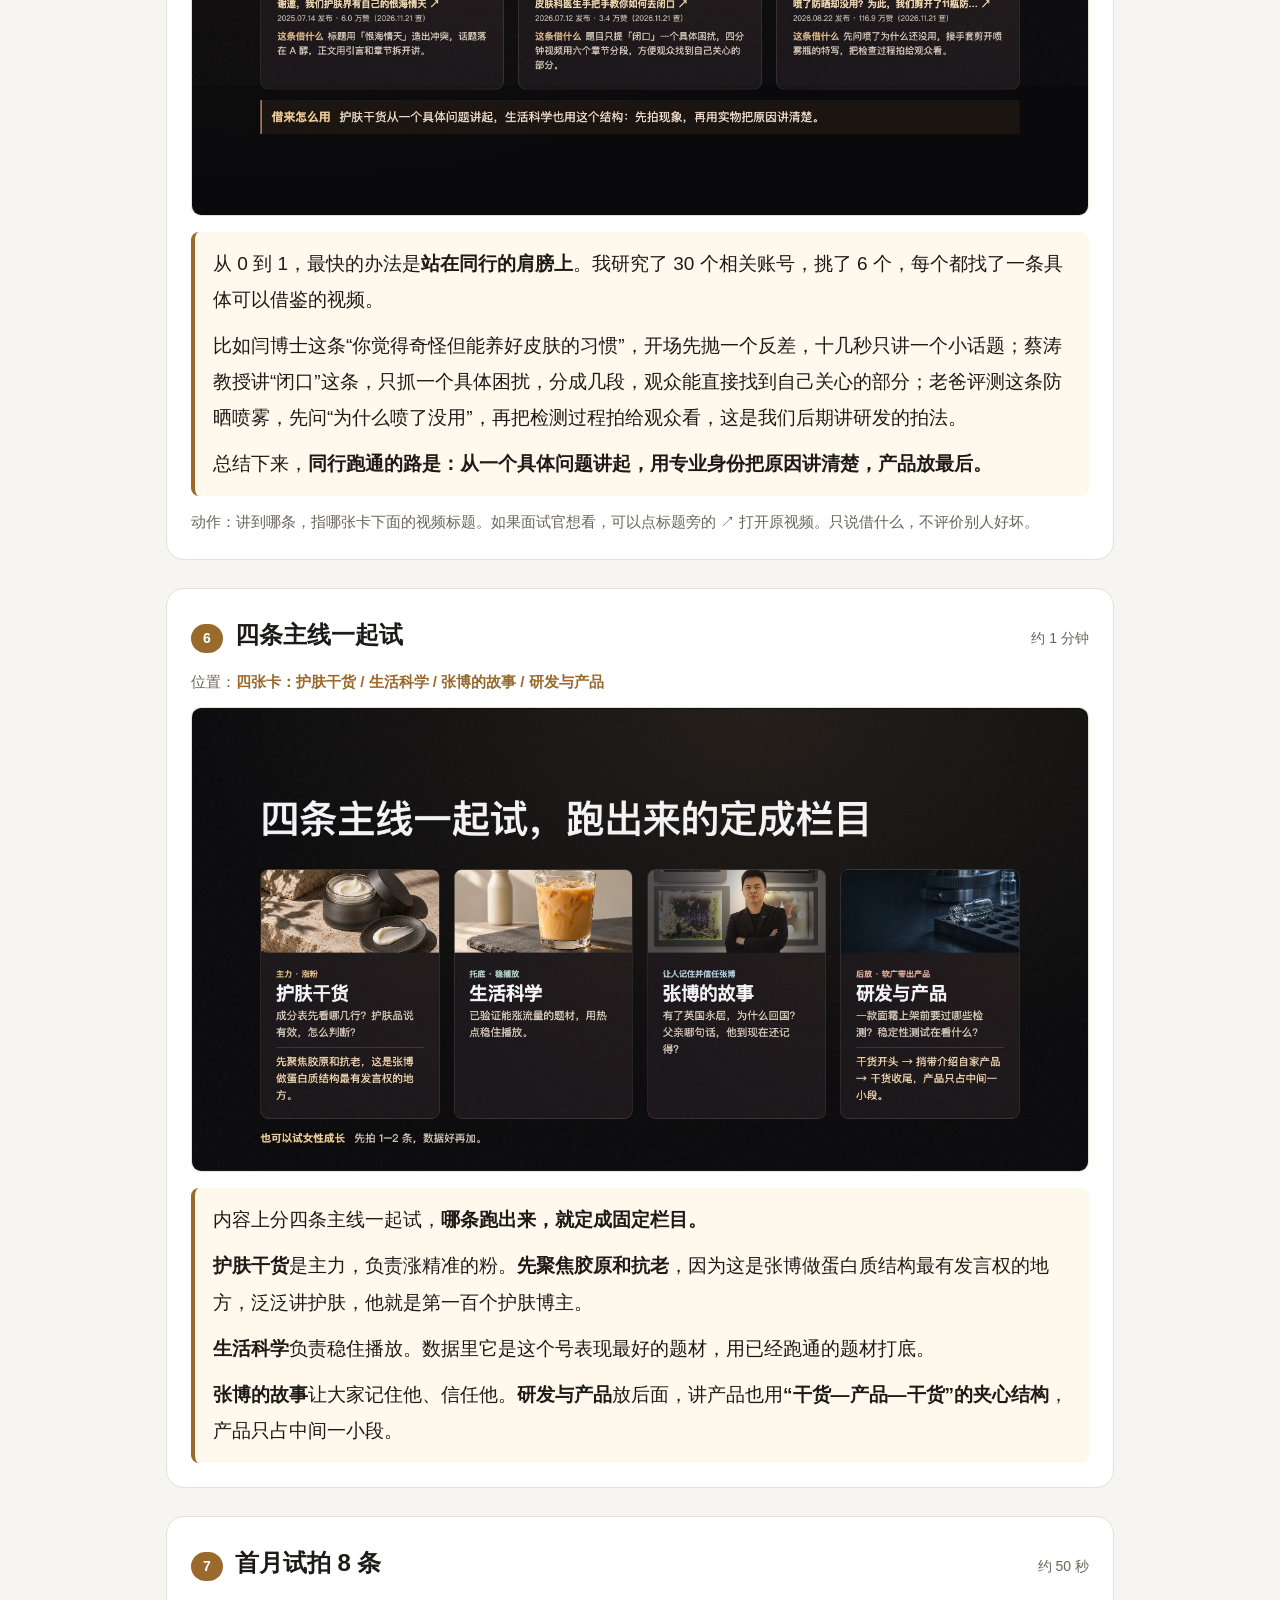
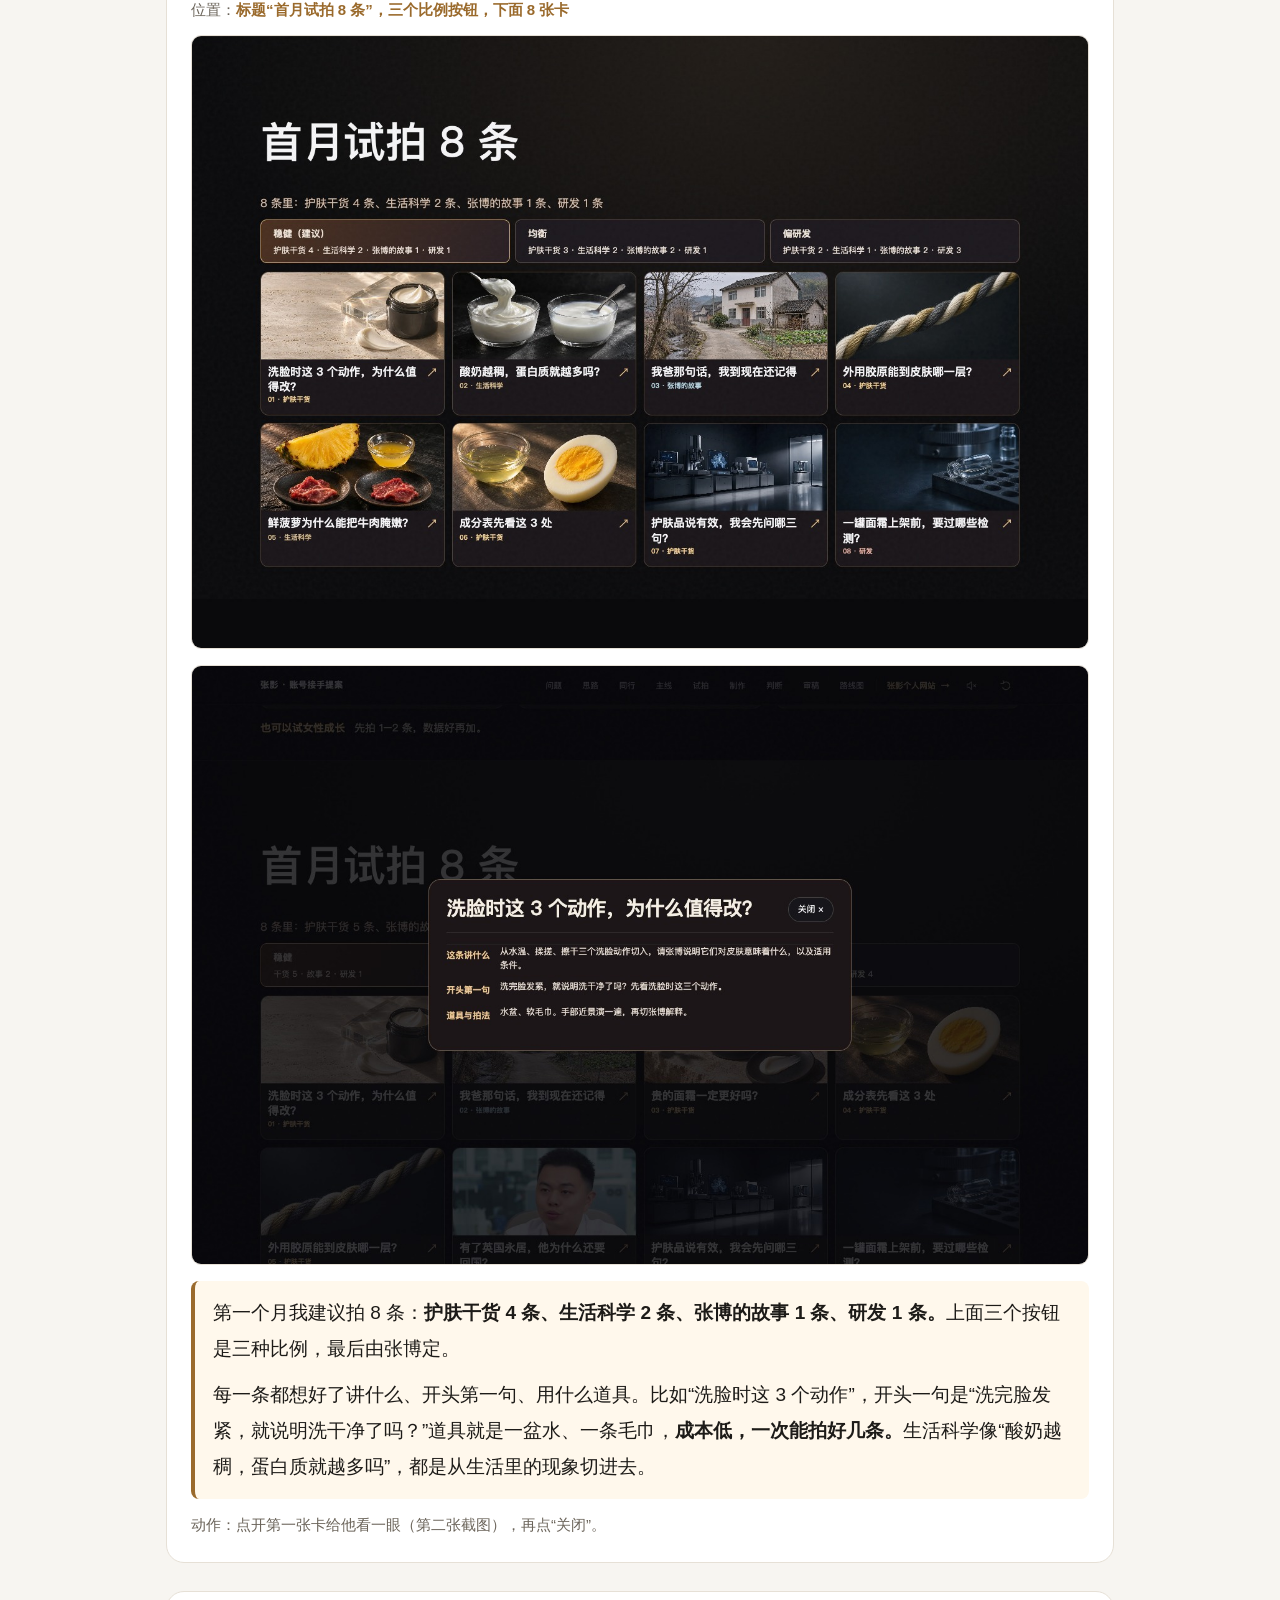
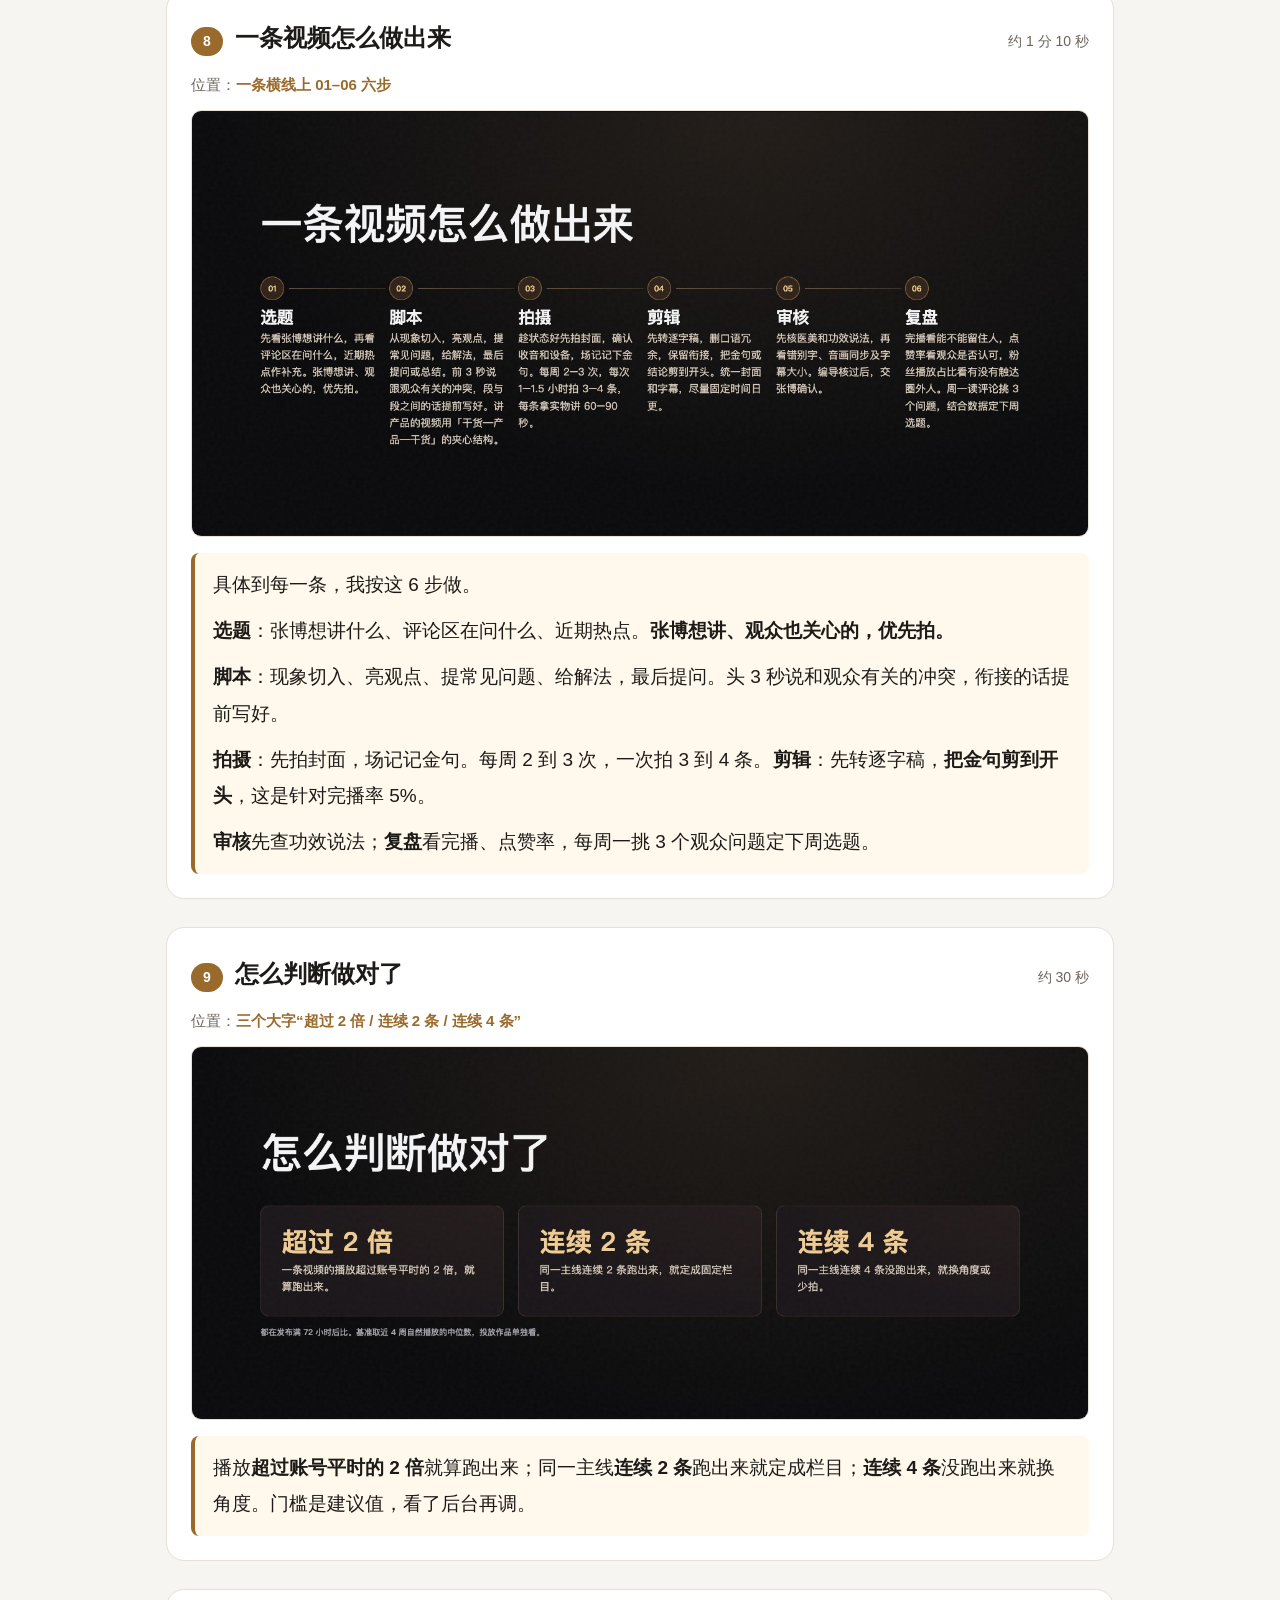
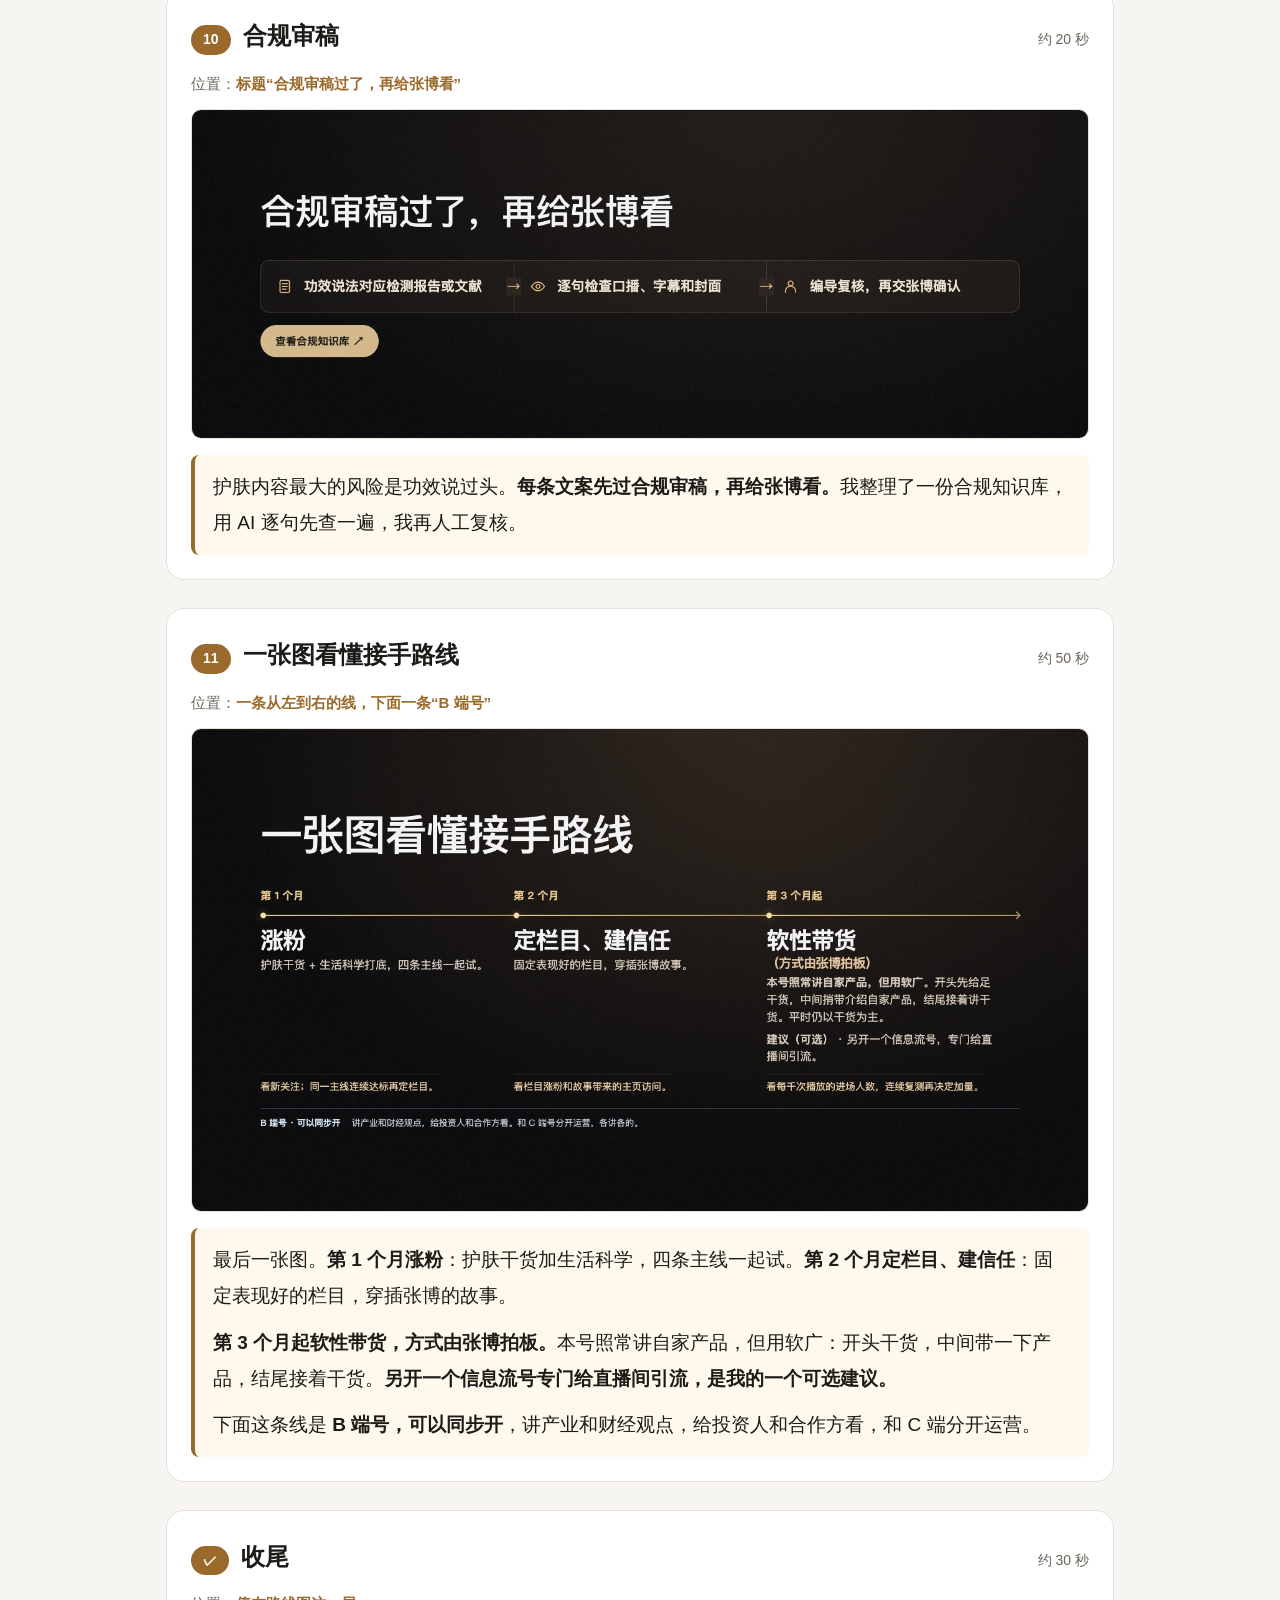
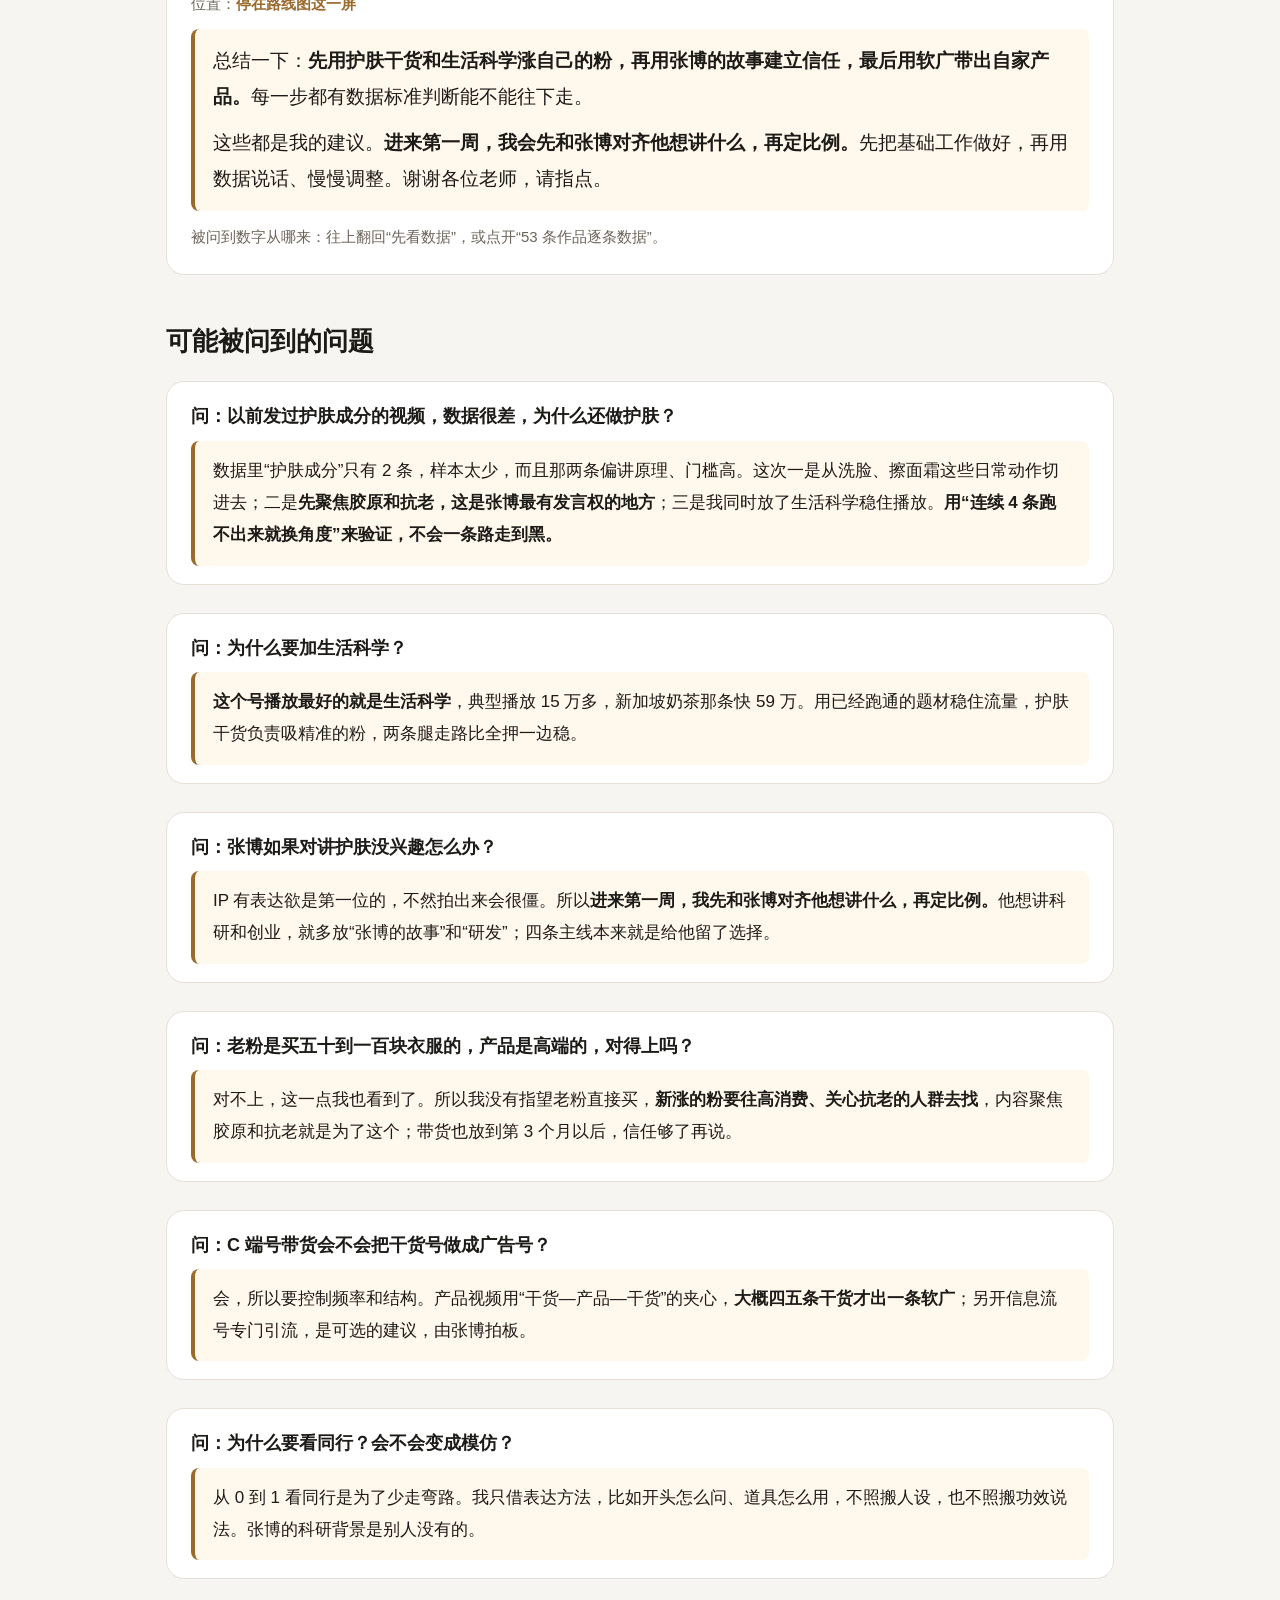
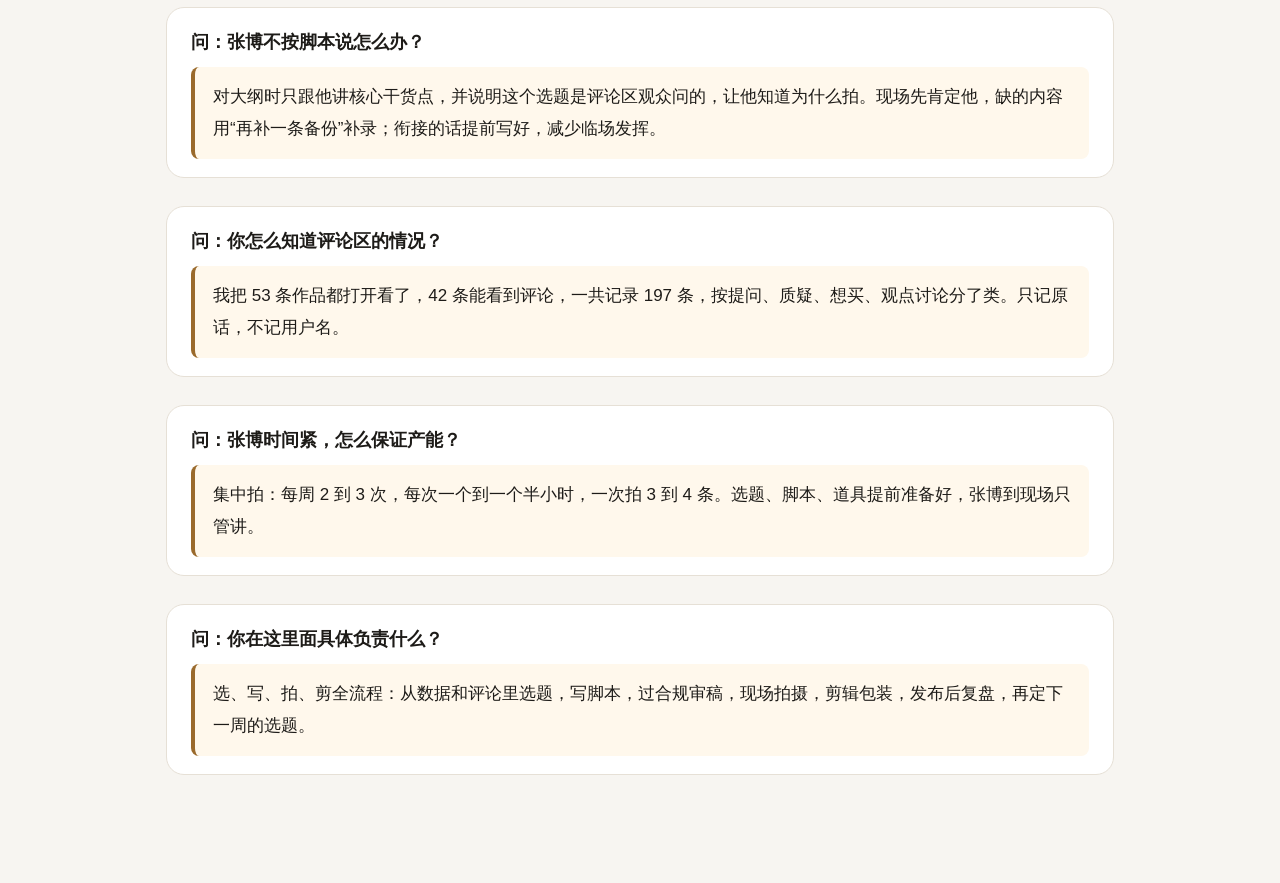
<file: jg-7q4m/index.html>
<!doctype html>
<html lang="zh-CN">
<head>
  <meta name="robots" content="noindex">
<meta charset="utf-8">
<meta name="viewport" content="width=device-width,initial-scale=1">
<title>面试讲稿 V3</title>
<style>
:root{--bg:#f7f5f1;--card:#fff;--ink:#1d1b18;--soft:#6b645a;--gold:#9a6a2c;--line:#e6e0d6;--say:#fff8ec}
@media (prefers-color-scheme:dark){:root{--bg:#141210;--card:#1d1a17;--ink:#f1ece4;--soft:#a59c8f;--gold:#e0b26b;--line:#332e28;--say:#231d15}}
*{box-sizing:border-box}
body{margin:0;background:var(--bg);color:var(--ink);font:17px/1.8 -apple-system,"PingFang SC","Hiragino Sans GB",sans-serif}
.wrap{max-width:980px;margin:0 auto;padding:40px 16px 80px}
h1{font-size:34px;margin:0 0 6px}
.sub{color:var(--soft);margin:0 0 28px}
.tips{background:var(--card);border:1px solid var(--line);border-radius:14px;padding:18px 22px;margin-bottom:36px}
.tips b{color:var(--gold)}
.tips ol{margin:6px 0 0;padding-left:22px}
.toc{display:flex;flex-wrap:wrap;gap:8px;margin:0 0 36px;position:sticky;top:0;background:var(--bg);padding:10px 0;z-index:2}
.toc a{font-size:14px;padding:4px 12px;border:1px solid var(--line);border-radius:99px;color:var(--ink);text-decoration:none;background:var(--card)}
section{background:var(--card);border:1px solid var(--line);border-radius:18px;padding:24px;margin:0 0 28px;scroll-margin-top:70px}
.head{display:flex;align-items:baseline;gap:12px;flex-wrap:wrap;margin-bottom:12px}
.no{font-size:14px;font-weight:700;color:#fff;background:var(--gold);border-radius:99px;padding:2px 12px}
.head h2{margin:0;font-size:24px}
.time{color:var(--soft);font-size:14px;margin-left:auto}
.where{font-size:15px;color:var(--soft);margin:0 0 12px}
.where b{color:var(--gold)}
img{width:100%;border-radius:10px;border:1px solid var(--line);display:block;margin:0 0 16px}
.say{background:var(--say);border-left:4px solid var(--gold);border-radius:8px;padding:14px 18px;font-size:19px;line-height:1.9}
.say p{margin:0 0 10px}.say p:last-child{margin:0}
.do{font-size:15px;color:var(--soft);margin:12px 0 0}
.qa section{padding:18px 24px}
.qa h3{margin:0 0 8px;font-size:18px}
.qa .say{font-size:17px}
.new{font-size:12px;color:var(--gold);border:1px solid var(--gold);border-radius:99px;padding:0 8px}
@media print{body{background:#fff}section{break-inside:avoid}.toc{position:static}}
</style>
</head>
<body>
<div class="wrap">
<h1>面试讲稿 V3 · 账号接手提案</h1>
<p class="sub">对着提案 <b>V16</b> 讲。打开：../xiangfa/　·　全程约 10 分钟</p>
<div class="tips">
<b>怎么练</b>
<ol>
<li>左边开网页，右边开讲稿。每节先看截图确认位置，再说<b>金色框</b>里的话；<b>加粗的那句一定要说到</b>。</li>
<li>灰字是动作提示。先通读一遍，再对着网页完整讲两遍，用手机计时；超过 11 分钟，就把每节的第二段省掉。</li>
<li><b>整体口气</b>：这是“我的建议”，不是“我要推倒重来”。多说“建议”“由张博定”“先执行，再用数据说话”。</li>
<li><b>整份方案的逻辑</b>：先看数据 → 找出问题 → 看同行怎么做 → 我们怎么做 → 怎么判断做对了。</li>
</ol>
</div>
<nav class="toc">
<a href="#s0">开场</a><a href="#s1">首屏</a><a href="#s2">数据</a><a href="#s3">4 个问题</a><a href="#s4">思路</a><a href="#s5">同行</a><a href="#s6">四条主线</a><a href="#s7">首月 8 条</a><a href="#s8">一条视频怎么做</a><a href="#s9">怎么判断</a><a href="#s10">合规</a><a href="#s11">路线图</a><a href="#s12">收尾</a><a href="#qa">可能被问到</a>
</nav>
<section id="s0">
<div class="head"><span class="no">0</span><h2>开场 · 片头</h2><span class="time">约 20 秒</span></div>
<p class="where">位置：<b>刚打开网页，“点击进入”那一屏</b></p>
<img src="截图/1440-00-片头.jpg" alt="开场 · 片头">
<div class="say"><p>各位老师好，我是祖仁泽。这份是我为“张影博士的实验室”这个号准备的接手建议。</p><p>开头有一段 6 秒的片头，<b>建议打开声音</b>。</p></div>
<p class="do">动作：点“点击进入”。片头放的时候不说话，等西装照首屏出来再开口。</p>
</section>
<section id="s1">
<div class="head"><span class="no">1</span><h2>首屏 · 30 秒看懂</h2><span class="time">约 40 秒</span></div>
<p class="where">位置：<b>西装照首屏，标题“把深的科学讲明白。”</b></p>
<img src="截图/1440-01-首屏.jpg" alt="首屏 · 30 秒看懂">
<div class="say"><p>如果只有 30 秒，我的建议就一句话：<b>先用护肤干货和生活科学涨自己的粉，再讲张博的故事建立信任，最后用软广带出自家产品。</b></p><p>整个方案是这样推出来的：<b>先看数据，找出问题，再看同行怎么做，最后定我们怎么做、怎么判断做对了。</b></p></div>
<p class="do">动作：往下翻到“先看数据”。</p>
</section>
<section id="s2">
<div class="head"><span class="no">2</span><h2>先看数据：这个号现在什么样</h2><span class="time">约 1 分钟</span></div>
<p class="where">位置：<b>四个大数字、粉丝画像、题材表现条形图、每周走势</b></p>
<img src="截图/1440-02-账号数据.jpg" alt="先看数据：这个号现在什么样">
<div class="say"><p>我先把这个号的数据过了一遍。</p><p>现在 <b>58.2 万粉丝、53 条作品</b>。粉丝里 96% 是女性，三十一到四十岁的占一半，偏好的商品第一是服装，因为这原来是个女装号。</p><p>再看题材：<b>生活科学类的典型播放是 15 万多</b>，比第二名人物经历高了 4 倍多；护肤成分只发过 2 条，是最低的。</p><p>完播率近 30 天大约 5%。<b>从这些数据里，我看到 4 个问题。</b></p></div>
<p class="do">动作：讲到题材时，鼠标指一下最长的那根“生活科学”条和最短的“护肤成分”条。不用点开下面的折叠，被问到时再点。</p>
</section>
<section id="s3">
<div class="head"><span class="no">3</span><h2>我看到的 4 个问题</h2><span class="time">约 1 分 20 秒（重点）</span></div>
<p class="where">位置：<b>浅色背景，四张卡片</b></p>
<img src="截图/1440-03-4个问题.jpg" alt="我看到的 4 个问题">
<div class="say"><p><b>第一，粉丝不是张博的。</b>原来是女装号，所以对张博来说，<b>等于从 0 到 1。</b>但 96% 是女性，护肤内容接得住。</p><p><b>第二，内容没有主线。</b>53 条分散在 8 类题材里，观众记不住这个号讲什么。</p><p><b>第三，留不住人。</b>完播率 5%，开头没抓住人。</p><p><b>第四，评论区还没有购买信号。</b>我读了 42 条作品下的 197 条评论，问在哪买的一条都没有。<b>所以现在硬卖货卖不动，得先建立信任。</b></p></div>
<p class="do">动作：讲到哪个问题，鼠标指到哪张卡。语速放慢，这一节最能体现你做过功课。</p>
</section>
<section id="s4">
<div class="head"><span class="no">4</span><h2>先涨自己的粉，再讲产品</h2><span class="time">约 30 秒</span></div>
<p class="where">位置：<b>标题“先涨自己的粉，再讲产品”</b></p>
<img src="截图/1440-04-先涨自己的粉.jpg" alt="先涨自己的粉，再讲产品">
<div class="say"><p>所以思路是：<b>先涨自己的粉，再讲产品。</b>日常视频的任务是积累信任，先讲大家用得上的知识。</p><p>张博是做蛋白质结构研究的博士，<b>他能讲出别人讲不出的那一层</b>，这是这个号最大的不同。</p></div>

</section>
<section id="s5">
<div class="head"><span class="no">5</span><h2>先看同行怎么做</h2><span class="time">约 1 分钟</span></div>
<p class="where">位置：<b>六张账号卡，每张下面有一条具体视频</b></p>
<img src="截图/1440-05-先看同行怎么做.jpg" alt="先看同行怎么做">
<div class="say"><p>从 0 到 1，最快的办法是<b>站在同行的肩膀上</b>。我研究了 30 个相关账号，挑了 6 个，每个都找了一条具体可以借鉴的视频。</p><p>比如闫博士这条“你觉得奇怪但能养好皮肤的习惯”，开场先抛一个反差，十几秒只讲一个小话题；蔡涛教授讲“闭口”这条，只抓一个具体困扰，分成几段，观众能直接找到自己关心的部分；老爸评测这条防晒喷雾，先问“为什么喷了没用”，再把检测过程拍给观众看，这是我们后期讲研发的拍法。</p><p>总结下来，<b>同行跑通的路是：从一个具体问题讲起，用专业身份把原因讲清楚，产品放最后。</b></p></div>
<p class="do">动作：讲到哪条，指哪张卡下面的视频标题。如果面试官想看，可以点标题旁的 ↗ 打开原视频。只说借什么，不评价别人好坏。</p>
</section>
<section id="s6">
<div class="head"><span class="no">6</span><h2>四条主线一起试</h2><span class="time">约 1 分钟</span></div>
<p class="where">位置：<b>四张卡：护肤干货 / 生活科学 / 张博的故事 / 研发与产品</b></p>
<img src="截图/1440-06-四条主线.jpg" alt="四条主线一起试">
<div class="say"><p>内容上分四条主线一起试，<b>哪条跑出来，就定成固定栏目。</b></p><p><b>护肤干货</b>是主力，负责涨精准的粉。<b>先聚焦胶原和抗老</b>，因为这是张博做蛋白质结构最有发言权的地方，泛泛讲护肤，他就是第一百个护肤博主。</p><p><b>生活科学</b>负责稳住播放。数据里它是这个号表现最好的题材，用已经跑通的题材打底。</p><p><b>张博的故事</b>让大家记住他、信任他。<b>研发与产品</b>放后面，讲产品也用<b>“干货—产品—干货”的夹心结构</b>，产品只占中间一小段。</p></div>

</section>
<section id="s7">
<div class="head"><span class="no">7</span><h2>首月试拍 8 条</h2><span class="time">约 50 秒</span></div>
<p class="where">位置：<b>标题“首月试拍 8 条”，三个比例按钮，下面 8 张卡</b></p>
<img src="截图/1440-07-首月8条.jpg" alt="首月试拍 8 条"><img src="截图/1440-07-试拍卡详情.jpg" alt="首月试拍 8 条">
<div class="say"><p>第一个月我建议拍 8 条：<b>护肤干货 4 条、生活科学 2 条、张博的故事 1 条、研发 1 条。</b>上面三个按钮是三种比例，最后由张博定。</p><p>每一条都想好了讲什么、开头第一句、用什么道具。比如“洗脸时这 3 个动作”，开头一句是“洗完脸发紧，就说明洗干净了吗？”道具就是一盆水、一条毛巾，<b>成本低，一次能拍好几条。</b>生活科学像“酸奶越稠，蛋白质就越多吗”，都是从生活里的现象切进去。</p></div>
<p class="do">动作：点开第一张卡给他看一眼（第二张截图），再点“关闭”。</p>
</section>
<section id="s8">
<div class="head"><span class="no">8</span><h2>一条视频怎么做出来</h2><span class="time">约 1 分 10 秒</span></div>
<p class="where">位置：<b>一条横线上 01–06 六步</b></p>
<img src="截图/1440-08-一条视频怎么做出来.jpg" alt="一条视频怎么做出来">
<div class="say"><p>具体到每一条，我按这 6 步做。</p><p><b>选题</b>：张博想讲什么、评论区在问什么、近期热点。<b>张博想讲、观众也关心的，优先拍。</b></p><p><b>脚本</b>：现象切入、亮观点、提常见问题、给解法，最后提问。头 3 秒说和观众有关的冲突，衔接的话提前写好。</p><p><b>拍摄</b>：先拍封面，场记记金句。每周 2 到 3 次，一次拍 3 到 4 条。<b>剪辑</b>：先转逐字稿，<b>把金句剪到开头</b>，这是针对完播率 5%。</p><p><b>审核</b>先查功效说法；<b>复盘</b>看完播、点赞率，每周一挑 3 个观众问题定下周选题。</p></div>

</section>
<section id="s9">
<div class="head"><span class="no">9</span><h2>怎么判断做对了</h2><span class="time">约 30 秒</span></div>
<p class="where">位置：<b>三个大字“超过 2 倍 / 连续 2 条 / 连续 4 条”</b></p>
<img src="截图/1440-09-怎么判断.jpg" alt="怎么判断做对了">
<div class="say"><p>播放<b>超过账号平时的 2 倍</b>就算跑出来；同一主线<b>连续 2 条</b>跑出来就定成栏目；<b>连续 4 条</b>没跑出来就换角度。门槛是建议值，看了后台再调。</p></div>

</section>
<section id="s10">
<div class="head"><span class="no">10</span><h2>合规审稿</h2><span class="time">约 20 秒</span></div>
<p class="where">位置：<b>标题“合规审稿过了，再给张博看”</b></p>
<img src="截图/1440-10-合规审稿.jpg" alt="合规审稿">
<div class="say"><p>护肤内容最大的风险是功效说过头。<b>每条文案先过合规审稿，再给张博看。</b>我整理了一份合规知识库，用 AI 逐句先查一遍，我再人工复核。</p></div>

</section>
<section id="s11">
<div class="head"><span class="no">11</span><h2>一张图看懂接手路线</h2><span class="time">约 50 秒</span></div>
<p class="where">位置：<b>一条从左到右的线，下面一条“B 端号”</b></p>
<img src="截图/1440-11-路线图.jpg" alt="一张图看懂接手路线">
<div class="say"><p>最后一张图。<b>第 1 个月涨粉</b>：护肤干货加生活科学，四条主线一起试。<b>第 2 个月定栏目、建信任</b>：固定表现好的栏目，穿插张博的故事。</p><p><b>第 3 个月起软性带货，方式由张博拍板。</b>本号照常讲自家产品，但用软广：开头干货，中间带一下产品，结尾接着干货。<b>另开一个信息流号专门给直播间引流，是我的一个可选建议。</b></p><p>下面这条线是 <b>B 端号，可以同步开</b>，讲产业和财经观点，给投资人和合作方看，和 C 端分开运营。</p></div>

</section>
<section id="s12">
<div class="head"><span class="no">✓</span><h2>收尾</h2><span class="time">约 30 秒</span></div>
<p class="where">位置：<b>停在路线图这一屏</b></p>
<div class="say"><p>总结一下：<b>先用护肤干货和生活科学涨自己的粉，再用张博的故事建立信任，最后用软广带出自家产品。</b>每一步都有数据标准判断能不能往下走。</p><p>这些都是我的建议。<b>进来第一周，我会先和张博对齐他想讲什么，再定比例。</b>先把基础工作做好，再用数据说话、慢慢调整。谢谢各位老师，请指点。</p></div>
<p class="do">被问到数字从哪来：往上翻回“先看数据”，或点开“53 条作品逐条数据”。</p>
</section>
<h2 id="qa" style="margin:44px 0 16px">可能被问到的问题</h2>
<div class="qa">
<section><h3>问：以前发过护肤成分的视频，数据很差，为什么还做护肤？</h3><div class="say"><p>数据里“护肤成分”只有 2 条，样本太少，而且那两条偏讲原理、门槛高。这次一是从洗脸、擦面霜这些日常动作切进去；二是<b>先聚焦胶原和抗老，这是张博最有发言权的地方</b>；三是我同时放了生活科学稳住播放。<b>用“连续 4 条跑不出来就换角度”来验证，不会一条路走到黑。</b></p></div></section>
<section><h3>问：为什么要加生活科学？</h3><div class="say"><p><b>这个号播放最好的就是生活科学</b>，典型播放 15 万多，新加坡奶茶那条快 59 万。用已经跑通的题材稳住流量，护肤干货负责吸精准的粉，两条腿走路比全押一边稳。</p></div></section>
<section><h3>问：张博如果对讲护肤没兴趣怎么办？</h3><div class="say"><p>IP 有表达欲是第一位的，不然拍出来会很僵。所以<b>进来第一周，我先和张博对齐他想讲什么，再定比例。</b>他想讲科研和创业，就多放“张博的故事”和“研发”；四条主线本来就是给他留了选择。</p></div></section>
<section><h3>问：老粉是买五十到一百块衣服的，产品是高端的，对得上吗？</h3><div class="say"><p>对不上，这一点我也看到了。所以我没有指望老粉直接买，<b>新涨的粉要往高消费、关心抗老的人群去找</b>，内容聚焦胶原和抗老就是为了这个；带货也放到第 3 个月以后，信任够了再说。</p></div></section>
<section><h3>问：C 端号带货会不会把干货号做成广告号？</h3><div class="say"><p>会，所以要控制频率和结构。产品视频用“干货—产品—干货”的夹心，<b>大概四五条干货才出一条软广</b>；另开信息流号专门引流，是可选的建议，由张博拍板。</p></div></section>
<section><h3>问：为什么要看同行？会不会变成模仿？</h3><div class="say"><p>从 0 到 1 看同行是为了少走弯路。我只借表达方法，比如开头怎么问、道具怎么用，不照搬人设，也不照搬功效说法。张博的科研背景是别人没有的。</p></div></section>
<section><h3>问：张博不按脚本说怎么办？</h3><div class="say"><p>对大纲时只跟他讲核心干货点，并说明这个选题是评论区观众问的，让他知道为什么拍。现场先肯定他，缺的内容用“再补一条备份”补录；衔接的话提前写好，减少临场发挥。</p></div></section>
<section><h3>问：你怎么知道评论区的情况？</h3><div class="say"><p>我把 53 条作品都打开看了，42 条能看到评论，一共记录 197 条，按提问、质疑、想买、观点讨论分了类。只记原话，不记用户名。</p></div></section>
<section><h3>问：张博时间紧，怎么保证产能？</h3><div class="say"><p>集中拍：每周 2 到 3 次，每次一个到一个半小时，一次拍 3 到 4 条。选题、脚本、道具提前准备好，张博到现场只管讲。</p></div></section>
<section><h3>问：你在这里面具体负责什么？</h3><div class="say"><p>选、写、拍、剪全流程：从数据和评论里选题，写脚本，过合规审稿，现场拍摄，剪辑包装，发布后复盘，再定下一周的选题。</p></div></section>
</div>
</div>
</body>
</html>
</file>
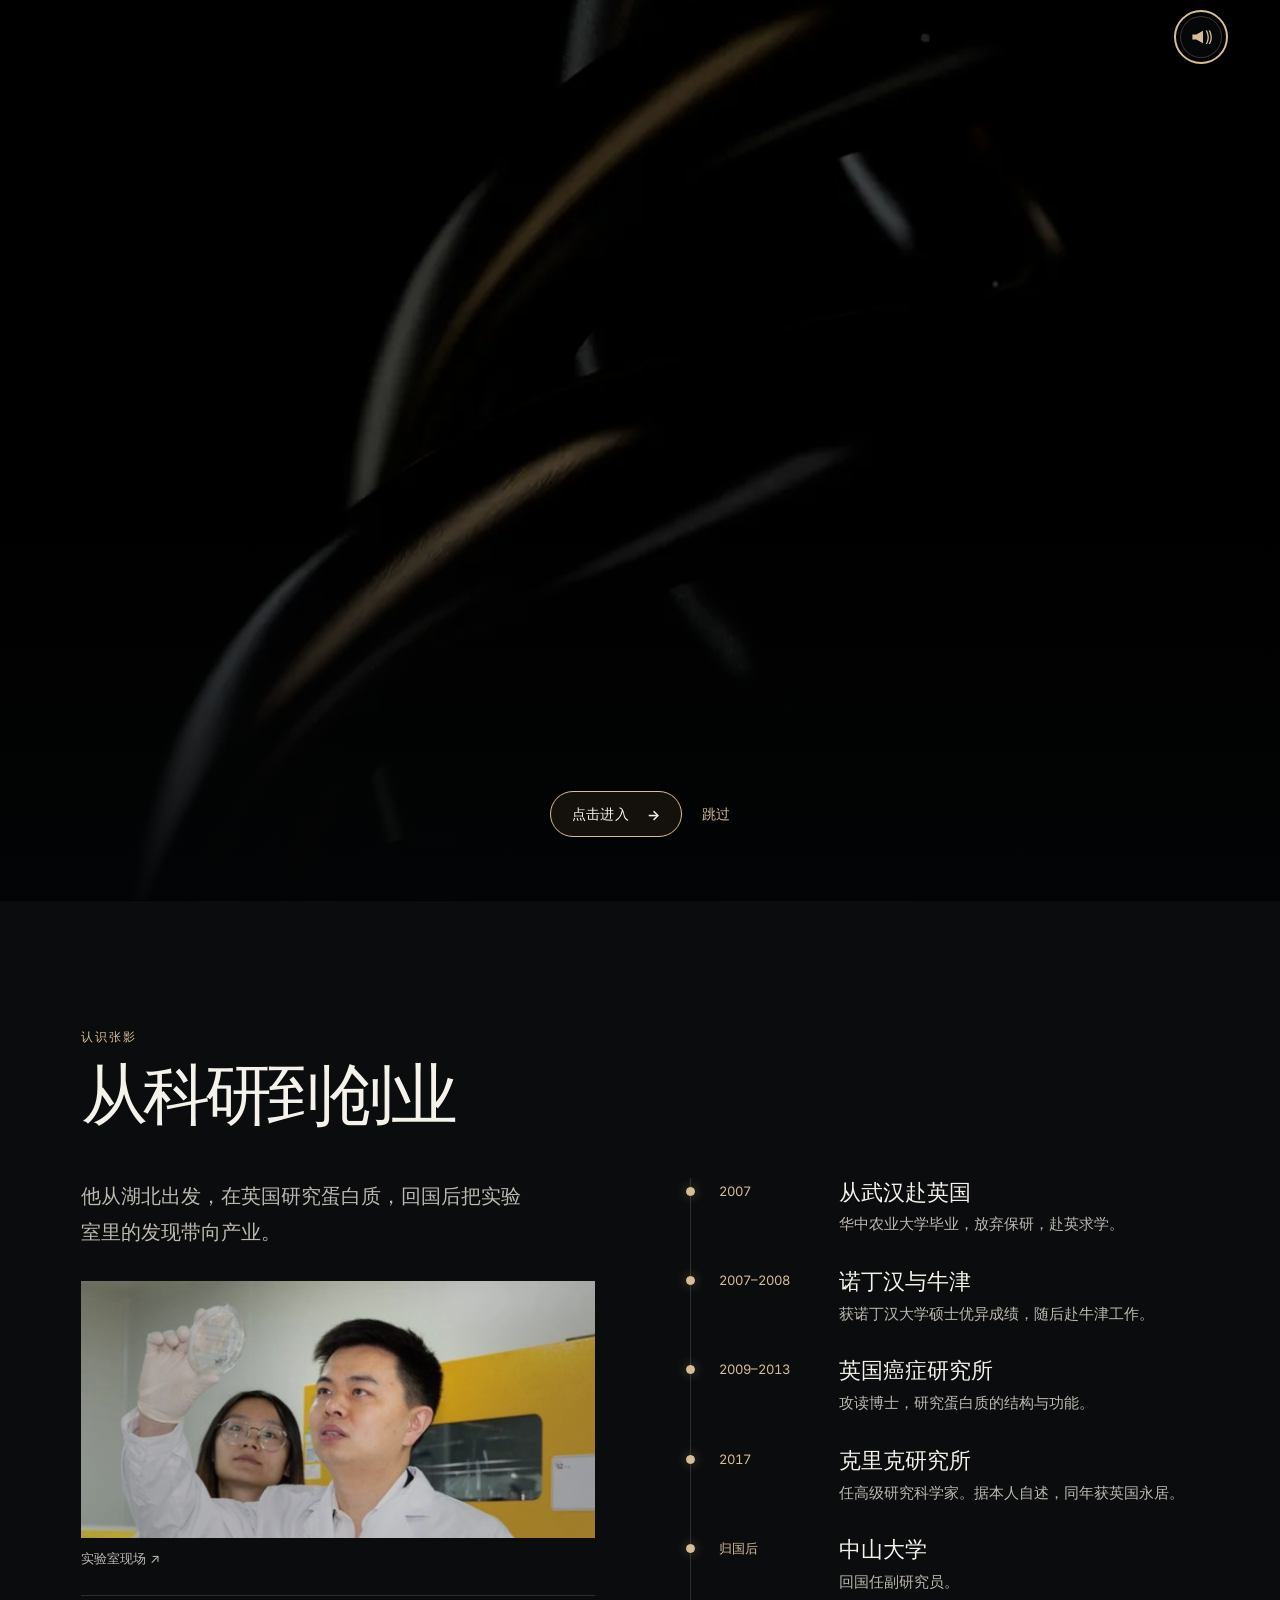
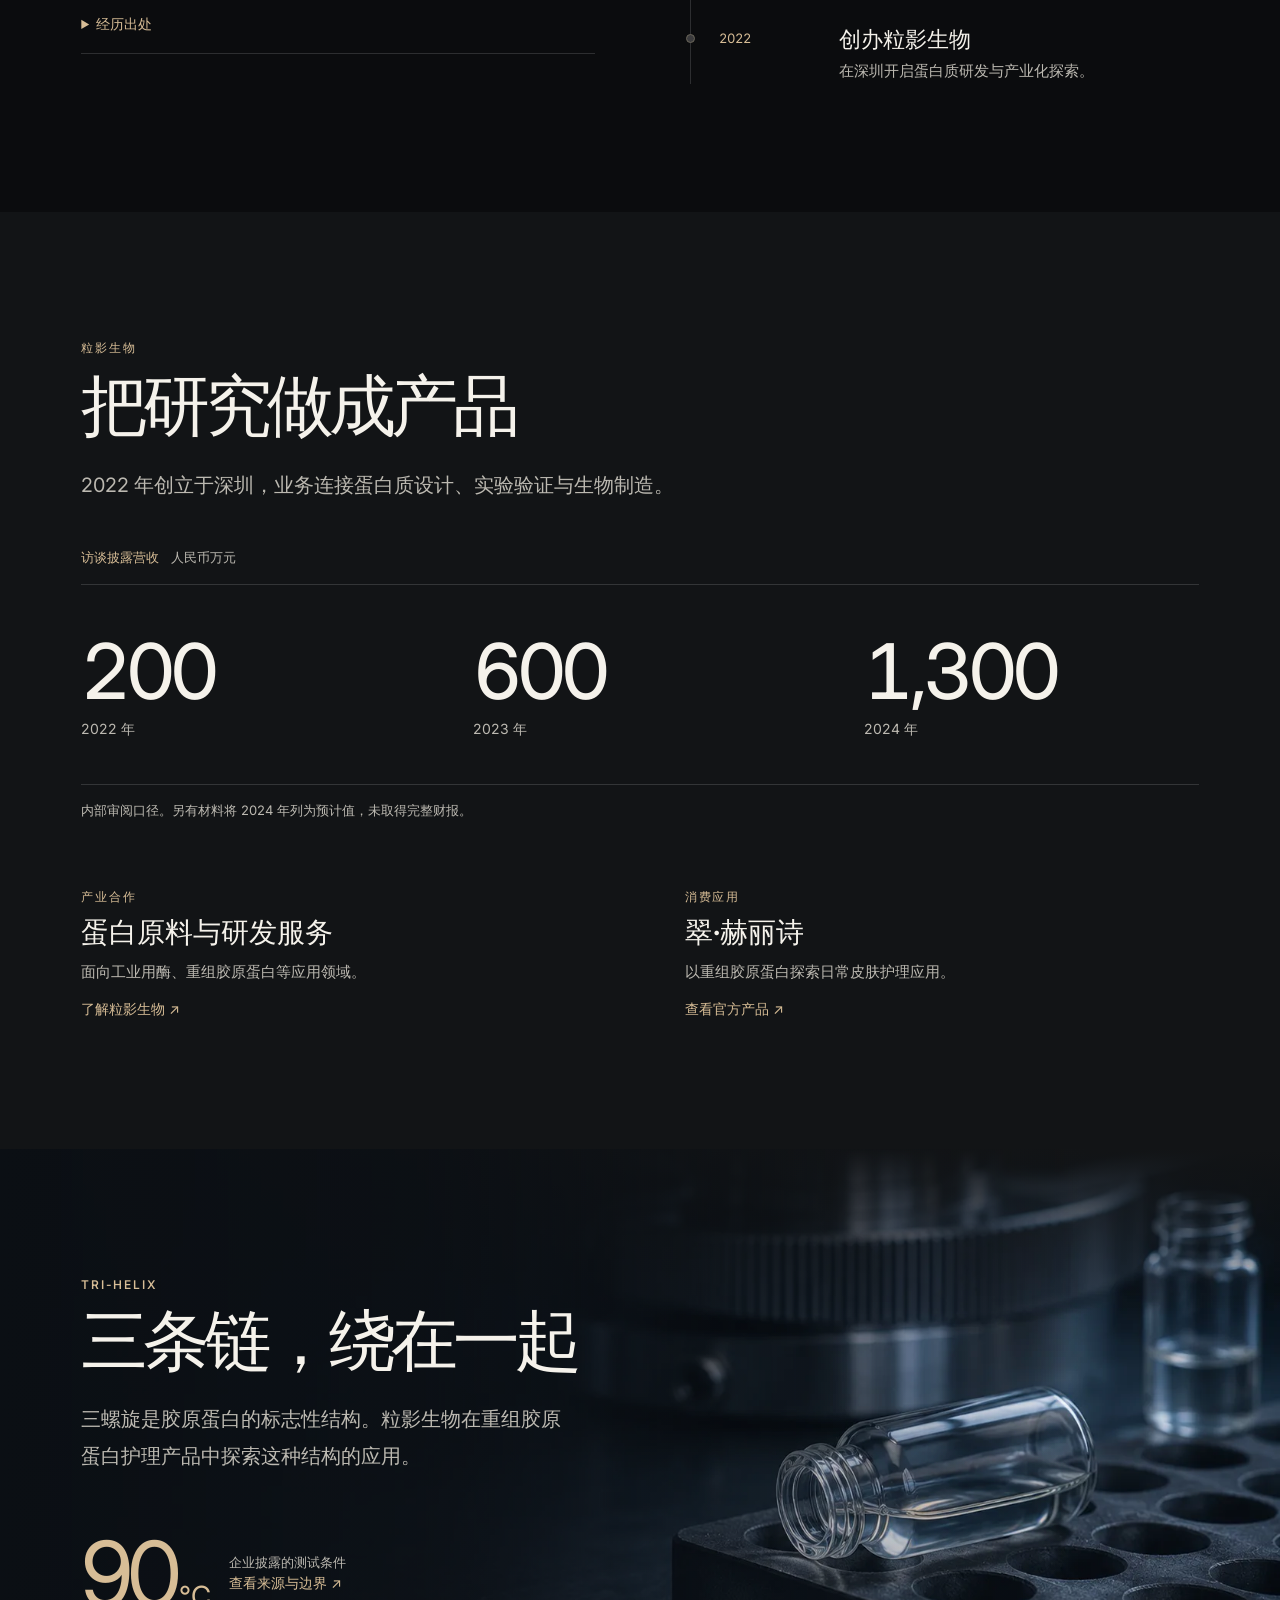
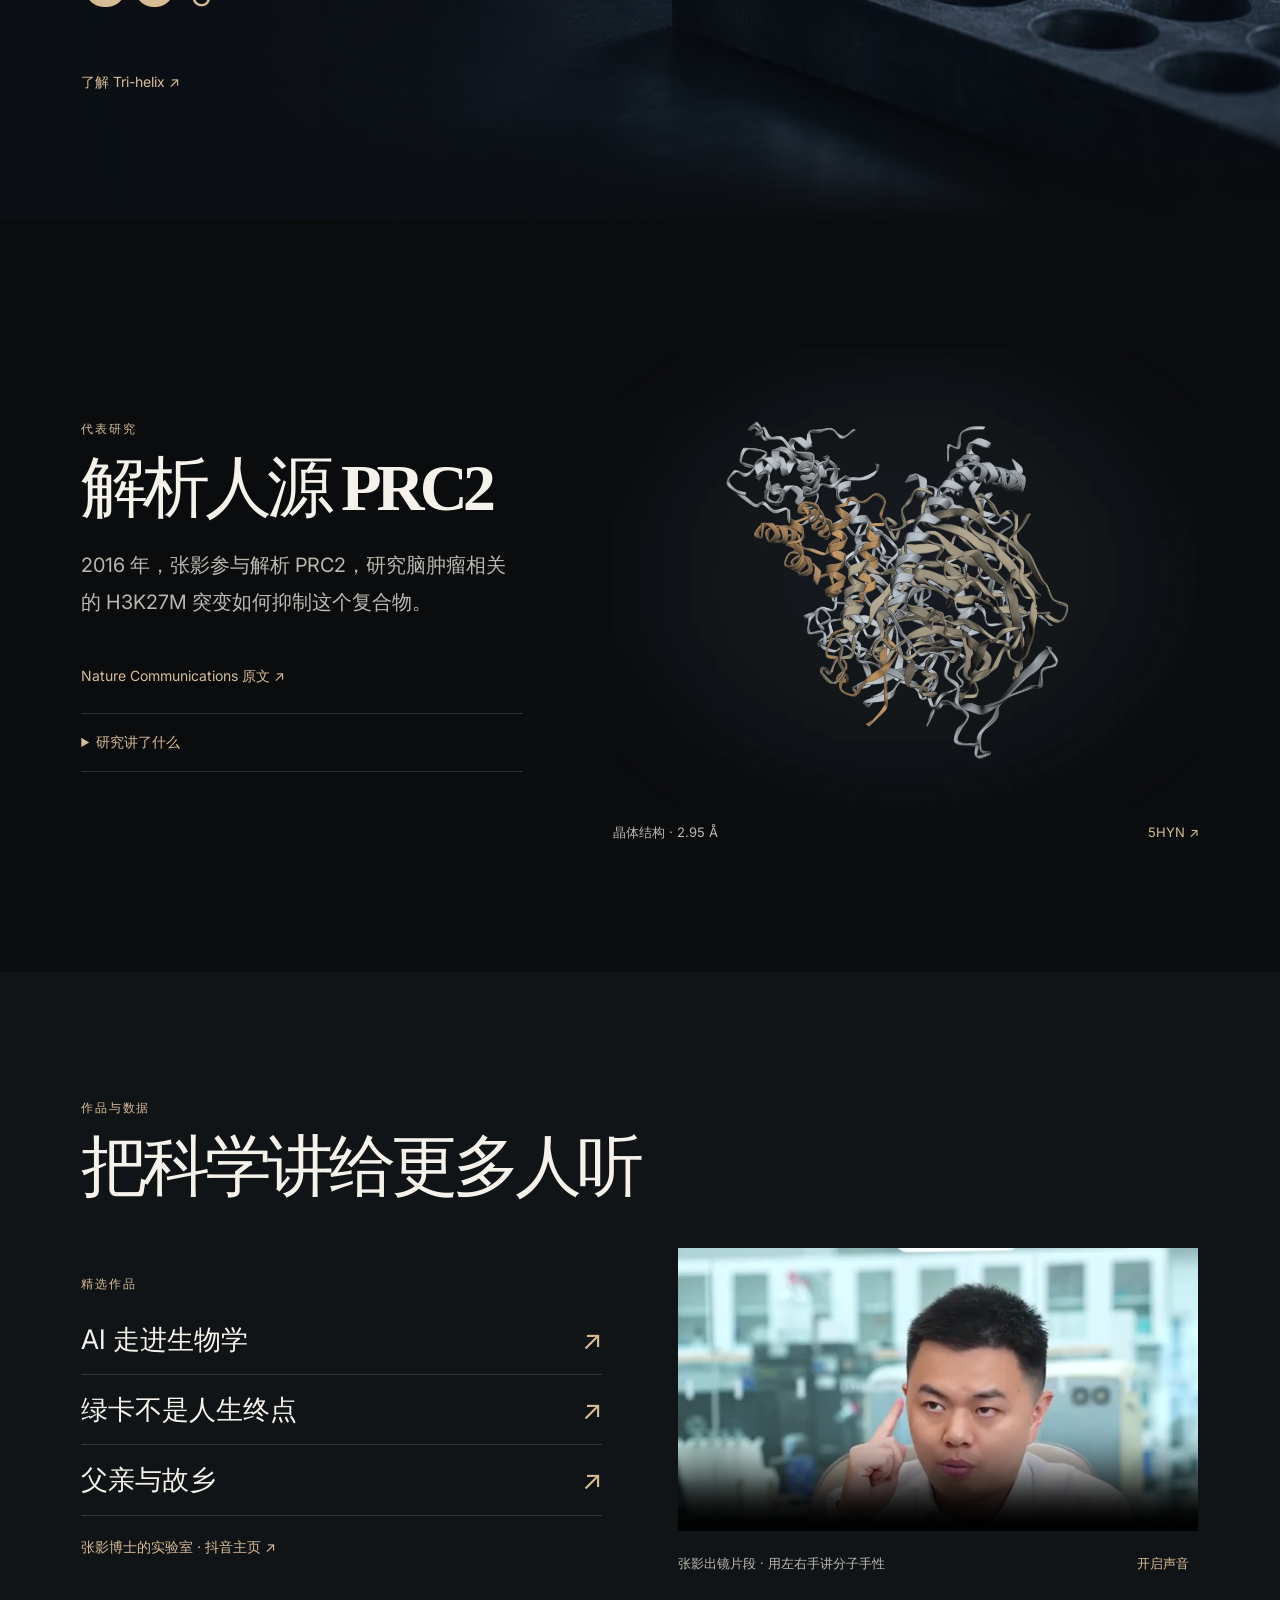
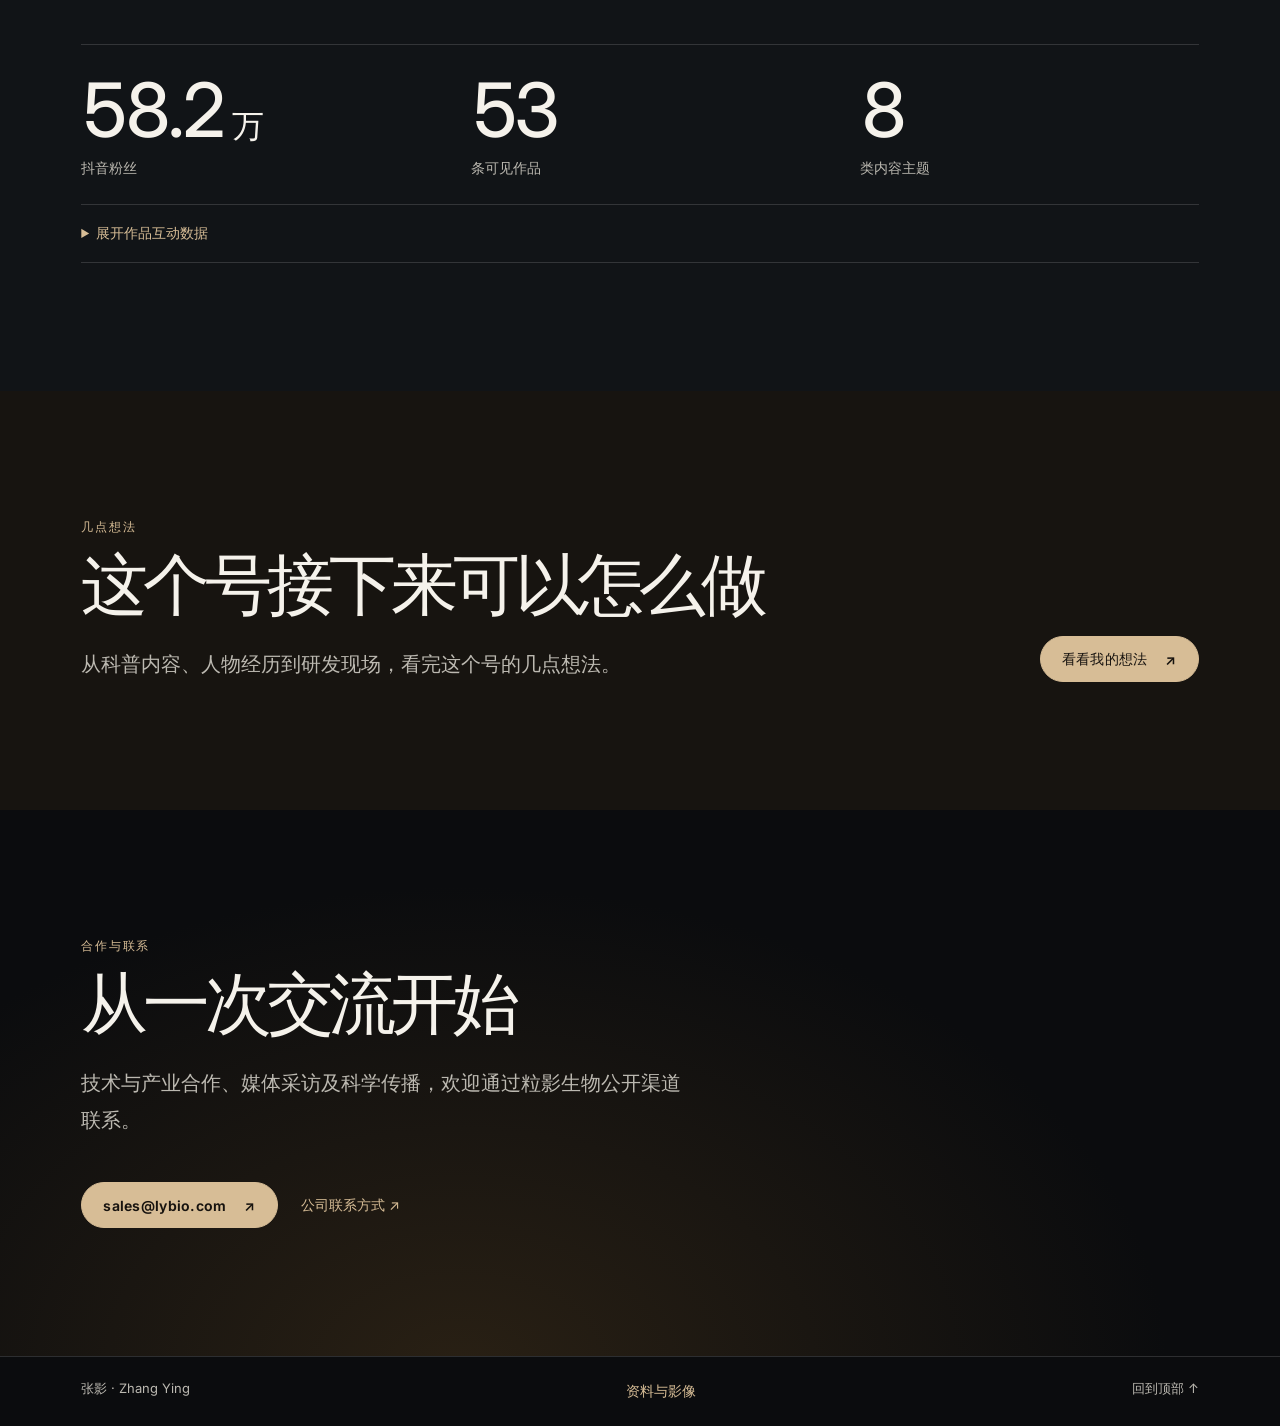
<file: site/index.html>
<!doctype html>
<html lang="zh-CN">
<head>
  <meta name="robots" content="noindex">
  <meta charset="utf-8">
  <meta name="viewport" content="width=device-width,initial-scale=1">
  <meta name="robots" content="noindex,nofollow,noarchive">
  <meta name="theme-color" content="#0b0c0e">
  <meta name="description" content="张影，结构生物学博士、粒影生物创始人。了解他的研究、创业与科普。">
  <title>张影 · 结构生物学研究者</title>
  <link rel="stylesheet" href="./site.css?v=14">
  <script src="./site.js?v=14" defer></script>
</head>
<body>
<a class="skip-link" href="#home">跳至正文</a>
<header class="top" aria-label="网站页眉">
  <div class="top-inner">
    <a href="#home" class="brand">张影 <span lang="en">Zhang Ying</span></a>
    <nav class="top-nav" aria-label="主要导航">
      <a href="#about">经历</a><a href="#company">粒影生物</a><a href="#product">三螺旋</a>
      <a href="#research">研究</a><a href="#works">作品与数据</a><a href="#partner">合作</a>
    </nav>
    <div class="controls">
      <button class="icon-button replay" type="button" id="replay" aria-label="重新入场" title="重新入场" hidden>↻</button>
      <button class="icon-button" type="button" id="sound" aria-label="片头声音" title="片头声音" aria-pressed="true" hidden><span class="speaker" aria-hidden="true"></span></button>
      <button class="icon-button menu-button" type="button" data-dialog="menu" aria-label="打开目录" title="打开目录" hidden><span aria-hidden="true"></span></button>
    </div>
  </div>
</header>
<main>
  <section class="hero" id="home" aria-labelledby="home-title">
    <picture class="hero-visual">
      <source media="(max-width: 640px)" srcset="./assets/hero-h-tall.webp" width="1440" height="2560">
      <img src="./assets/hero-h-wide.webp" alt="手托发光三螺旋的张影创意主视觉" width="2560" height="1440" fetchpriority="high">
    </picture>
    <div class="hero-copy shell">
      <p class="hero-eyebrow">张影 · 结构生物学研究者 · 粒影生物</p>
      <div class="hero-temp-row">
        <p class="hero-temperature" aria-label="90度"><span>90</span><span>°</span></p>
        <p class="hero-temp-note"><span>加热测试</span><span>Tri-helix 三螺旋重组胶原</span></p>
      </div>
      <h1 id="home-title" class="display">热过，还能绕回来。</h1>
      <p class="hero-description">粒影 Tri-helix 三螺旋重组胶原。加热到 <span>90°C</span> <span>再降回常温，</span>它会重新绕回来。</p>
      <ol class="hero-steps" aria-label="测试过程">
        <li><b>90°C</b><span>加热</span></li>
        <li><b>常温</b><span>降回</span></li>
        <li><b>三螺旋</b><span>重新绕回</span></li>
      </ol>
      <a class="pill" href="#product">了解 Tri-helix <span aria-hidden="true">↗</span></a>
    </div>
  </section>

  <section class="section" id="about" aria-labelledby="about-title">
    <div class="shell">
      <header class="section-head"><p class="kicker">认识张影</p><h2 class="display" id="about-title">从科研到创业</h2></header>
      <div class="split about-layout">
        <div class="about-context">
          <p class="lead">他从湖北出发，在英国研究蛋白质，回国后把实验室里的发现带向产业。</p>
          <figure class="lab-photo">
            <img src="./assets/laboratory.webp" alt="张影在实验室举起样品观察" width="1060" height="528" loading="lazy">
            <figcaption><a href="https://www.pencilnews.cn/p/46043.html" target="_blank" rel="noopener">实验室现场 <span aria-hidden="true">↗</span></a></figcaption>
          </figure>
          <details class="fold">
            <summary>经历出处</summary>
            <p>求学与永居经历据本人访谈。归国任教时间在不同材料中口径有差异。</p>
            <a class="text-link" href="https://www.yicai.com/news/102157500.html" target="_blank" rel="noopener">第一财经人物访谈 ↗</a>
          </details>
        </div>
        <ol class="timeline" aria-label="张影的求学、科研与创业经历">
          <li><time datetime="2007">2007</time><div><h3>从武汉赴英国</h3><p>华中农业大学毕业，放弃保研，赴英求学。</p></div></li>
          <li><span class="when">2007–2008</span><div><h3>诺丁汉与牛津</h3><p>获诺丁汉大学硕士优异成绩，随后赴牛津工作。</p></div></li>
          <li><span class="when">2009–2013</span><div><h3>英国癌症研究所</h3><p>攻读博士，研究蛋白质的结构与功能。</p></div></li>
          <li><time datetime="2017">2017</time><div><h3>克里克研究所</h3><p>任高级研究科学家。据本人自述，同年获英国永居。</p></div></li>
          <li><span class="when">归国后</span><div><h3>中山大学</h3><p>回国任副研究员。</p></div></li>
          <li><time datetime="2022">2022</time><div><h3>创办粒影生物</h3><p>在深圳开启蛋白质研发与产业化探索。</p></div></li>
        </ol>
      </div>
    </div>
  </section>

  <section class="section company" id="company" aria-labelledby="company-title">
    <div class="shell">
      <header class="section-head"><p class="kicker">粒影生物</p><h2 class="display" id="company-title">把研究做成产品</h2><p class="lead">2022 年创立于深圳，业务连接蛋白质设计、实验验证与生物制造。</p></header>
      <figure class="company-data">
        <figcaption>访谈披露营收 <span>人民币万元</span></figcaption>
        <dl class="figures">
          <div><dt>2022 年</dt><dd>200</dd></div>
          <div><dt>2023 年</dt><dd>600</dd></div>
          <div><dt>2024 年</dt><dd>1,300</dd></div>
        </dl>
        <p class="annotation">内部审阅口径。另有材料将 2024 年列为预计值，未取得完整财报。</p>
      </figure>
      <div class="split company-lines">
        <article><p class="kicker">产业合作</p><h3>蛋白原料与研发服务</h3><p>面向工业用酶、重组胶原蛋白等应用领域。</p><a class="text-link" href="https://lybio.com/aboutus-5/" target="_blank" rel="noopener">了解粒影生物 ↗</a></article>
        <article><p class="kicker">消费应用</p><h3>翠·赫丽诗</h3><p>以重组胶原蛋白探索日常皮肤护理应用。</p><a class="text-link" href="https://lybio.com/skincare/74.html" target="_blank" rel="noopener">查看官方产品 ↗</a></article>
      </div>
    </div>
  </section>

  <section class="section product" id="product" aria-labelledby="product-title">
    <div class="product-visual"><img src="./assets/sample.webp" alt="实验室里的玻璃样品瓶，概念画面" width="1672" height="941" loading="lazy"></div>
    <div class="shell product-copy">
      <header class="section-head"><p class="kicker" lang="en">TRI-HELIX</p><h2 class="display" id="product-title">三条链，绕在一起</h2><p class="lead">三螺旋是胶原蛋白的标志性结构。粒影生物在重组胶原蛋白护理产品中探索这种结构的应用。</p></header>
      <div class="test-note"><strong>90<span>°C</span></strong><span>企业披露的测试条件<br><button class="text-link" data-dialog="test-source" hidden>查看来源与边界 ↗</button></span></div>
      <a class="text-link" href="https://lybio.com/skincare/" target="_blank" rel="noopener">了解 Tri-helix ↗</a>
    </div>
  </section>

  <section class="section research" id="research" aria-labelledby="research-title">
    <div class="shell split research-layout">
      <div>
        <header class="section-head"><p class="kicker">代表研究</p><h2 class="display" id="research-title">解析人源 PRC2</h2><p class="lead">2016 年，张影参与解析 PRC2，研究脑肿瘤相关的 H3K27M 突变如何抑制这个复合物。</p></header>
        <a class="text-link" href="https://doi.org/10.1038/ncomms11316" target="_blank" rel="noopener"><em lang="en">Nature Communications</em> 原文 ↗</a>
        <details class="fold"><summary>研究讲了什么</summary><p>晶体结构显示，突变后的甲硫氨酸占据了原本由赖氨酸进入的位置。结合实验帮助解释了突变为何会影响 PRC2 的活性。</p><a class="text-link" href="https://pubmed.ncbi.nlm.nih.gov/26320581/" target="_blank" rel="noopener">另一篇第一作者研究 ↗</a></details>
      </div>
      <figure class="research-figure">
        <img src="./assets/prc2.webp" alt="按公开结构记录渲染的人源 PRC2 复合物 A–E 链丝带图" width="1080" height="850" loading="lazy">
        <figcaption><span>晶体结构 · 2.95 Å</span><a href="https://www.rcsb.org/structure/5HYN" target="_blank" rel="noopener">5HYN ↗</a></figcaption>
      </figure>
    </div>
  </section>

  <section class="section works" id="works" aria-labelledby="works-title">
    <div class="shell">
      <header class="section-head"><p class="kicker">作品与数据</p><h2 class="display" id="works-title">把科学讲给更多人听</h2></header>
      <div class="split feature">
        <div class="feature-copy">
          <p class="kicker">精选作品</p>
          <ul class="work-list">
            <li><a href="https://www.douyin.com/video/7708639144666320166" target="_blank" rel="noopener"><span>AI 走进生物学</span><span aria-hidden="true">↗</span></a></li>
            <li><a href="https://www.douyin.com/video/7706464662635711754" target="_blank" rel="noopener"><span>绿卡不是人生终点</span><span aria-hidden="true">↗</span></a></li>
            <li><a href="https://www.douyin.com/video/7704516898397883674" target="_blank" rel="noopener"><span>父亲与故乡</span><span aria-hidden="true">↗</span></a></li>
          </ul>
          <a class="text-link" href="https://www.douyin.com/user/MS4wLjABAAAArlDgGycm_d1uObnQnNjXx72unYzB1AUx1HIJDjb7OULy96c8GWyJIVfXuuEx7rqX" target="_blank" rel="noopener">张影博士的实验室 · 抖音主页 ↗</a>
        </div>
        <figure class="feature-clip">
          <video controls muted playsinline preload="none" poster="./assets/speaking-v11.webp" width="720" height="392" aria-label="张影用左右手讲分子手性的访谈节选" src="./assets/speaking-v11.mp4">
            <track kind="captions" srclang="zh-CN" label="简体中文" src="./assets/speaking-v11.zh-CN.vtt" default>
          </video>
          <figcaption>
            <span>张影出镜片段 · 用左右手讲分子手性</span>
            <button class="clip-sound" type="button" aria-pressed="false" hidden>开启声音</button>
          </figcaption>
        </figure>
      </div>
      <div class="audience" aria-label="2026 年 11 月 20 日公开数据快照">
        <div><strong id="followers">58.2<span> 万</span></strong><span>抖音粉丝</span></div>
        <div><strong id="work-count">53</strong><span>条可见作品</span></div>
        <div><strong id="topic-count">8</strong><span>类内容主题</span></div>
      </div>
      <details class="fold analysis">
        <summary>展开作品互动数据</summary>
        <p class="annotation">2026 年 11 月 20 日公开数据，逐条核对累计互动。列表按所选指标排列，显示前五条。</p>
        <div class="metrics" role="group" aria-label="作品互动指标">
          <button type="button" data-metric="likes" aria-pressed="true">点赞</button><button type="button" data-metric="comments" aria-pressed="false">评论</button><button type="button" data-metric="shares" aria-pressed="false">分享</button>
        </div>
        <ol class="work-ranking" id="work-ranking" aria-live="polite"></ol>
      </details>
    </div>
  </section>

  <section class="section bridge" id="proposal" aria-labelledby="proposal-title">
    <div class="shell bridge-inner">
      <header class="section-head"><p class="kicker">几点想法</p><h2 class="display" id="proposal-title">这个号接下来可以怎么做</h2><p class="lead">从科普内容、人物经历到研发现场，看完这个号的几点想法。</p></header>
      <a class="pill" href="../xiangfa/">看看我的想法 <span aria-hidden="true">↗</span></a>
    </div>
  </section>

  <section class="section partner" id="partner" aria-labelledby="partner-title">
    <div class="shell">
      <header class="section-head"><p class="kicker">合作与联系</p><h2 class="display" id="partner-title">从一次交流开始</h2><p class="lead">技术与产业合作、媒体采访及科学传播，欢迎通过粒影生物公开渠道联系。</p></header>
      <div class="contact-actions"><a class="pill" href="mailto:sales@lybio.com?subject=%E5%BC%A0%E5%BD%B1%E5%90%88%E4%BD%9C%E4%BA%A4%E6%B5%81">sales@lybio.com <span aria-hidden="true">↗</span></a><a class="text-link" href="https://lybio.com/lxfs/" target="_blank" rel="noopener">公司联系方式 ↗</a></div>
    </div>
  </section>
</main>
<footer class="site-footer">
  <div class="shell"><span>张影 <span lang="en">· Zhang Ying</span></span><button data-dialog="credits" class="text-link" hidden>资料与影像</button><a href="#home">回到顶部 ↑</a></div>
</footer>

<dialog id="entrance" class="entrance" aria-label="网站片头">
  <picture class="entrance-poster">
    <source media="(max-width: 767px) and (orientation: portrait)" srcset="./assets/intro-tall-poster.webp">
    <img src="./assets/intro-wide-poster.webp" alt="" width="1920" height="1080" class="entrance-image">
  </picture>
  <video class="intro-film" playsinline preload="none" hidden aria-label="冷金三螺旋片头"></video>
  <button class="icon-button entrance-sound" type="button" id="intro-sound" aria-label="片头声音" aria-pressed="true"><span class="speaker" aria-hidden="true"></span></button>
  <div class="entrance-actions">
    <button class="pill" type="button" id="enter">点击进入 <span aria-hidden="true">→</span></button>
    <button class="text-link" type="button" id="skip-intro">跳过</button>
  </div>
</dialog>
<dialog id="menu" class="panel" aria-labelledby="menu-title">
  <form method="dialog"><button class="icon-button close" aria-label="关闭目录">×</button></form>
  <h2 id="menu-title">目录</h2>
  <nav class="menu-nav" aria-label="完整目录">
    <a href="#about">认识张影</a><a href="#company">粒影生物</a><a href="#product">三螺旋</a><a href="#research">代表研究</a><a href="#works">作品与数据</a><a href="#proposal">几点想法</a><a href="#partner">合作与联系</a>
  </nav>
</dialog>
<dialog id="test-source" class="panel" aria-labelledby="test-title">
  <form method="dialog"><button class="icon-button close" aria-label="关闭来源">×</button></form>
  <h2 id="test-title">90°C 测试条件</h2>
  <p>粒影生物 2025 年 7 月 29 日披露，其重组胶原蛋白经室温和 90°C 处理后保留三螺旋结构。公开材料未附完整检测报告及条件。</p>
  <a class="text-link" href="https://lybio.com/list_18/79.html" target="_blank" rel="noopener">阅读企业原文 ↗</a>
</dialog>
<dialog id="credits" class="panel" aria-labelledby="credits-title">
  <form method="dialog"><button class="icon-button close" aria-label="关闭资料说明">×</button></form>
  <h2 id="credits-title">资料与影像</h2>
  <p>人物经历整理自本人访谈及公开资料。实验室画面为实拍。首屏人物为基于参考图制作的概念视觉，产品静物与片头也采用概念画面。</p>
  <ul><li><a class="text-link" href="https://www.pencilnews.cn/p/46043.html" target="_blank" rel="noopener">实验室照片出处 ↗</a></li><li><a class="text-link" href="https://www.rcsb.org/structure/5HYN" target="_blank" rel="noopener">结构图数据出处 ↗</a></li></ul>
</dialog>
<script type="application/json" id="works-data">{"observedOn":"2026-11-20","followers":582000,"topics":[{"name":"生活科学","count":7},{"name":"人物经历","count":14},{"name":"轻松职场","count":3},{"name":"出差观察","count":9},{"name":"科技商业","count":2},{"name":"科学人物","count":6},{"name":"科研产业","count":10},{"name":"护肤成分","count":2}],"works":[{"id":"7687925167326072091","title":"更适合护肤成分的MBTI，I人版来了!","topic":"护肤成分","published":"2026-09-21 18:23","url":"https://www.douyin.com/video/7687925167326072091","likes":36,"comments":2,"shares":7},{"id":"7688297453774294314","title":"护肤成分也有MBTI？E人版来了!","topic":"护肤成分","published":"2026-09-22 18:00","url":"https://www.douyin.com/video/7688297453774294314","likes":38,"comments":2,"shares":7},{"id":"7688674263171157282","title":"科学家上台演讲忘带PPT了？？香港出差一日VLOG","topic":"出差观察","published":"2026-09-23 18:23","url":"https://www.douyin.com/video/7688674263171157282","likes":138,"comments":3,"shares":9},{"id":"7689738302080945434","title":"全国把C位留给国之脊梁，这才是该追的顶流","topic":"科学人物","published":"2026-09-26 15:12","url":"https://www.douyin.com/video/7689738302080945434","likes":1068,"comments":26,"shares":6},{"id":"7690078903801142948","title":"什么才叫遥遥领先？由中国科学家牵头，22位两院院士、近千名博士还有海外顶尖专家齐聚π-HuB峰会！将蛋白质组学、合成生物学与生物制造完美结合，打通产业链闭环。","topic":"科研产业","published":"2026-09-27 13:13","url":"https://www.douyin.com/video/7690078903801142948","likes":157,"comments":2,"shares":1},{"id":"7690468194577861907","title":"所有人起立，误闯天家追星顶流vlog","topic":"科学人物","published":"2026-09-28 14:24","url":"https://www.douyin.com/video/7690468194577861907","likes":3121,"comments":151,"shares":32},{"id":"7690615889523232038","title":"这些在背后默默付出，终其一生不断为祖国建设做贡献的科学家们，值得被我们记住。","topic":"科学人物","published":"2026-09-29 08:00","url":"https://www.douyin.com/video/7690615889523232038","likes":2480,"comments":25,"shares":8},{"id":"7690960737002442034","title":"一代人有一代人的使命，今天这么多顶级大佬聚在一起，为的就是赶超美国，而我们现在就行驶在中国这条高速公路上！","topic":"科研产业","published":"2026-09-30 08:00","url":"https://www.douyin.com/video/7690960737002442034","likes":199,"comments":73,"shares":12},{"id":"7691508092214725934","title":"常德安乡走出的贺福初院士，靠乡亲凑的 100 个鸡蛋上了大学，拿奖后第一件事是回母校捐基金。","topic":"科学人物","published":"2026-10-01 09:39","url":"https://www.douyin.com/video/7691508092214725934","likes":1341,"comments":13,"shares":7},{"id":"7691873697577061666","title":"恭喜常德被评为“中国最干净的内陆城市”","topic":"出差观察","published":"2026-10-02 09:18","url":"https://www.douyin.com/video/7691873697577061666","likes":1811,"comments":57,"shares":13},{"id":"7692247857050553651","title":"马云都嫉妒，湖北京山人在深圳","topic":"人物经历","published":"2026-10-03 09:30","url":"https://www.douyin.com/video/7692247857050553651","likes":8795,"comments":371,"shares":212},{"id":"7692477430140865811","title":"下次再来湖南津市想到的可不只有牛肉粉了，未来这里可能将成为全球生物制造的最发达的地方之一！","topic":"科研产业","published":"2026-10-04 08:00","url":"https://www.douyin.com/video/7692477430140865811","likes":821,"comments":22,"shares":14},{"id":"7692985162065366307","title":"22位院士，上千名博士聚集至此，人类离所有绝症，只差一步之遥？","topic":"科研产业","published":"2026-10-05 09:11","url":"https://www.douyin.com/video/7692985162065366307","likes":218,"comments":57,"shares":20},{"id":"7693371937388514595","title":"继30万亿大饼计划后，Anthropic再出大动作，一家做AI的公司居然开始搞起生物科技，AI的下半场是数据的竞争。","topic":"科研产业","published":"2026-10-06 10:12","url":"https://www.douyin.com/video/7693371937388514595","likes":342,"comments":62,"shares":29},{"id":"7693740533113539875","title":"你们国庆都休息了吗？","topic":"轻松职场","published":"2026-10-07 10:02","url":"https://www.douyin.com/video/7693740533113539875","likes":4582,"comments":68,"shares":42},{"id":"7693870753200049451","title":"【抖音独家】现场直击财新亚洲愿景论坛！大佬都怎么看","topic":"科研产业","published":"2026-10-08 09:00","url":"https://www.douyin.com/video/7693870753200049451","likes":1847,"comments":41,"shares":7},{"id":"7694472760885562666","title":"一个水都要进口的国家，凭什么亚洲人均 GDP 第一？","topic":"出差观察","published":"2026-10-09 09:24","url":"https://www.douyin.com/video/7694472760885562666","likes":2885,"comments":68,"shares":125},{"id":"7694951033469930761","title":"见英国大使之前，给你们分享一个出差小妙招。","topic":"出差观察","published":"2026-10-10 16:20","url":"https://www.douyin.com/video/7694951033469930761","likes":2515,"comments":9,"shares":63},{"id":"7695242048722439451","title":"这里是星耀樟宜机场，它到底有什么魔力？就算不坐飞机也能吸引这么多人来逛？","topic":"出差观察","published":"2026-10-11 11:09","url":"https://www.douyin.com/video/7695242048722439451","likes":2958,"comments":38,"shares":29},{"id":"7695619016928316714","title":"为什么国家宁愿一刀切，也要给中小学放秋假，家长一定要提前布局","topic":"人物经历","published":"2026-10-12 11:32","url":"https://www.douyin.com/video/7695619016928316714","likes":1282,"comments":120,"shares":127},{"id":"7695955010898758939","title":"新加坡奶茶按烟草级管控，有你爱喝的吗？","topic":"生活科学","published":"2026-10-13 09:16","url":"https://www.douyin.com/video/7695955010898758939","likes":31400,"comments":689,"shares":30100},{"id":"7696325045102136591","title":"科学家极限新加坡小黄鸭小时游，沉浸式体验新加坡著名的二战水陆两栖船，欣赏新加坡的滨海湾。","topic":"出差观察","published":"2026-10-14 09:11","url":"https://www.douyin.com/video/7696325045102136591","likes":624,"comments":8,"shares":6},{"id":"7697065346032848162","title":"感谢员工对我的支持与鞭策！","topic":"轻松职场","published":"2026-10-16 09:04","url":"https://www.douyin.com/video/7697065346032848162","likes":788,"comments":24,"shares":25},{"id":"7697316783367195930","title":"世界欠他三个诺贝尔奖！","topic":"科学人物","published":"2026-10-17 09:00","url":"https://www.douyin.com/video/7697316783367195930","likes":2585,"comments":41,"shares":49},{"id":"7697317848443669787","title":"保时捷为什么会崩溃？杀死你的，是你最擅长的事。","topic":"科技商业","published":"2026-10-18 09:00","url":"https://www.douyin.com/video/7697317848443669787","likes":743,"comments":151,"shares":71},{"id":"7698210568573816064","title":"当bro觉得自己很有影响力时","topic":"人物经历","published":"2026-10-19 11:08","url":"https://www.douyin.com/video/7698210568573816064","likes":8985,"comments":163,"shares":237},{"id":"7698559836249672970","title":"马斯克Roadster发布会！能空中翻滚的跑车","topic":"科技商业","published":"2026-10-20 09:44","url":"https://www.douyin.com/video/7698559836249672970","likes":192,"comments":85,"shares":20},{"id":"7698920602933021967","title":"00后助理整顿老板｜睡什么睡起来干活啦，高能量博士燃尽的一天","topic":"轻松职场","published":"2026-10-21 09:04","url":"https://www.douyin.com/video/7698920602933021967","likes":763,"comments":3,"shares":16},{"id":"7699664565444922660","title":"人是怎样通过熬夜把自己作死的？","topic":"生活科学","published":"2026-10-23 09:11","url":"https://www.douyin.com/video/7699664565444922660","likes":2706,"comments":30,"shares":1679},{"id":"7699056645988551986","title":"博士沉浸式体验华为“上班”的一天vlog","topic":"出差观察","published":"2026-10-24 09:00","url":"https://www.douyin.com/video/7699056645988551986","likes":385,"comments":12,"shares":82},{"id":"7700436948717360874","title":"DNA 之母：一个被科学界亏欠了 70 年的女人","topic":"科学人物","published":"2026-10-25 11:08","url":"https://www.douyin.com/video/7700436948717360874","likes":260,"comments":5,"shares":20},{"id":"7700779383203679530","title":"科学家操控大脑","topic":"生活科学","published":"2026-10-26 09:17","url":"https://www.douyin.com/video/7700779383203679530","likes":5683,"comments":167,"shares":920},{"id":"7701553303427075382","title":"深圳广电《科创最前沿》你涂在脸上的胶原蛋白可能是假的？张影博士解说进行中","topic":"科研产业","published":"2026-10-28 11:20","url":"https://www.douyin.com/video/7701553303427075382","likes":125,"comments":4,"shares":10},{"id":"7702334817404276004","title":"菊花与辣椒相爱相杀的故事竟然得了诺贝尔奖？","topic":"生活科学","published":"2026-10-30 13:52","url":"https://www.douyin.com/video/7702334817404276004","likes":1678,"comments":34,"shares":279},{"id":"7702714669932219688","title":"中国反内卷第一城，凭什么是天津？","topic":"出差观察","published":"2026-10-31 14:27","url":"https://www.douyin.com/video/7702714669932219688","likes":1316,"comments":68,"shares":134},{"id":"7703124540532083977","title":"被嘲 “没落”？这所中国第一所现代大学，才是真正的低调王者","topic":"出差观察","published":"2026-11-01 16:57","url":"https://www.douyin.com/video/7703124540532083977","likes":148,"comments":6,"shares":9},{"id":"7703895585207749888","title":"四年级被罚全班跪下 班主任是我妈妈","topic":"人物经历","published":"2026-11-03 18:49","url":"https://www.douyin.com/video/7703895585207749888","likes":463,"comments":26,"shares":30},{"id":"7704239169152781618","title":"成功是成功之母 诺奖技术发现成功有技巧","topic":"生活科学","published":"2026-11-04 17:02","url":"https://www.douyin.com/video/7704239169152781618","likes":12300,"comments":283,"shares":3071},{"id":"7704516898397883674","title":"父亲用十年热血振兴故土，而我也愿放弃海外繁华归来接力，这是父辈的坚守，也是我们这一代人的归途","topic":"人物经历","published":"2026-11-05 17:02","url":"https://www.douyin.com/video/7704516898397883674","likes":14700,"comments":651,"shares":569},{"id":"7704961080002399522","title":"教育最大的误区 就是严师出高徒","topic":"人物经历","published":"2026-11-06 17:45","url":"https://www.douyin.com/video/7704961080002399522","likes":1216,"comments":41,"shares":94},{"id":"7705234717292907819","title":"03年高考试卷被偷 竟是命运的伏笔","topic":"人物经历","published":"2026-11-07 17:02","url":"https://www.douyin.com/video/7705234717292907819","likes":1382,"comments":47,"shares":124},{"id":"7705610233665588523","title":"出国留学最大的收获不在于学历的高低 而是重建一个世界","topic":"人物经历","published":"2026-11-08 17:00","url":"https://www.douyin.com/video/7705610233665588523","likes":846,"comments":16,"shares":49},{"id":"7706006616075750694","title":"初到异国崩溃落泪 中国留学生的心酸","topic":"人物经历","published":"2026-11-09 17:02","url":"https://www.douyin.com/video/7706006616075750694","likes":493,"comments":10,"shares":38},{"id":"7706464662635711754","title":"拿到英国绿卡 依旧不是人生终点","topic":"人物经历","published":"2026-11-10 16:58","url":"https://www.douyin.com/video/7706464662635711754","likes":760,"comments":14,"shares":36},{"id":"7706838635924049186","title":"一个人搬家有多难 越收拾越感到崩溃","topic":"人物经历","published":"2026-11-11 17:10","url":"https://www.douyin.com/video/7706838635924049186","likes":678,"comments":17,"shares":59},{"id":"7707175886549749011","title":"生在中国的幸福感 99%的人毫无察觉","topic":"人物经历","published":"2026-11-12 17:00","url":"https://www.douyin.com/video/7707175886549749011","likes":1275,"comments":40,"shares":107},{"id":"7707587892771589391","title":"粤港澳联合办的论坛 藏着一个十年方向","topic":"科研产业","published":"2026-11-13 17:37","url":"https://www.douyin.com/video/7707587892771589391","likes":275,"comments":2,"shares":8},{"id":"7707848127692180777","title":"放弃永居回国 此生躬身报国","topic":"人物经历","published":"2026-11-14 17:00","url":"https://www.douyin.com/video/7707848127692180777","likes":8127,"comments":330,"shares":347},{"id":"7708225257294826779","title":"喝咖啡到底是续命，还是在透支生命？分享4个对普通人有用的喝咖啡方法","topic":"生活科学","published":"2026-11-15 17:01","url":"https://www.douyin.com/video/7708225257294826779","likes":417,"comments":12,"shares":42},{"id":"7708639144666320166","title":"AI巨头Anthropic跨界生物学，背后逻辑太震撼","topic":"科研产业","published":"2026-11-16 17:00","url":"https://www.douyin.com/video/7708639144666320166","likes":1009,"comments":7,"shares":129},{"id":"7708991913633893670","title":"20年蛋白研究，为啥豆制品能开胃","topic":"生活科学","published":"2026-11-17 17:01","url":"https://www.douyin.com/video/7708991913633893670","likes":5783,"comments":96,"shares":1075},{"id":"7709379880743423275","title":"真正见过大世面的一批人 竟然是一群全能的80后","topic":"人物经历","published":"2026-11-18 17:01","url":"https://www.douyin.com/video/7709379880743423275","likes":515,"comments":17,"shares":37},{"id":"7709740945352265014","title":"APEC到底是个啥？跟普通人有啥关系？","topic":"科研产业","published":"2026-11-19 14:55","url":"https://www.douyin.com/video/7709740945352265014","likes":1147,"comments":30,"shares":27}]}</script>
</body>
</html>
</file>
<file: site/site.css>
@font-face{font-family:Inter;src:url("./assets/inter.woff2") format("woff2");font-display:swap;font-weight:100 900}
:root{
  color-scheme:dark;--ink:#0b0c0e;--panel:#111417;--line:#ffffff24;--paper:#f5f2eb;--muted:#bcb9b1;
  --gold:#d7bd96;--edge:#d7bd963d;--gutter:clamp(24px,6.35vw,96px);--header:68px;
  font-family:Inter,"PingFang SC","Noto Sans CJK SC","Microsoft YaHei",sans-serif;
  background:var(--ink);color:var(--paper);font-size:16px;font-synthesis:none;
}
*,*::before,*::after{box-sizing:border-box}
body{margin:0}
body:has(dialog[open]){overflow:hidden}
[hidden]{display:none!important}
a{color:inherit;text-decoration:none}
a:hover{color:var(--gold)}
button{font:inherit;color:inherit;cursor:pointer}
button:focus-visible,a:focus-visible,summary:focus-visible,video:focus-visible{outline:2px solid var(--gold);outline-offset:4px}
p,h1,h2,h3,ul,ol,dl,dd,figure{margin:0}
ul,ol{padding:0}
img,video{max-width:100%;display:block}
img{object-fit:cover}
section[id]{scroll-margin-top:var(--header)}
.shell{width:min(calc(100% - 2 * var(--gutter)),1340px);margin-inline:auto;min-width:0}
.skip-link{position:fixed;z-index:9;top:8px;left:8px;transform:translateY(-200%);padding:12px;background:var(--ink)}
.skip-link:focus{transform:none}
.top{position:sticky;top:0;z-index:5;background:#0b0c0ef2;border-bottom:1px solid #fff1;backdrop-filter:blur(16px)}
.top-inner{height:var(--header);width:min(calc(100% - 2 * clamp(20px,4.5vw,70px)),1440px);margin:auto;display:flex;align-items:center;gap:clamp(16px,3vw,48px)}
.brand{color:var(--paper);display:flex;align-items:baseline;gap:12px;font-size:21px;font-family:"Songti SC",serif;font-weight:700;white-space:nowrap}
.brand span{font:italic 15px Georgia,serif;color:var(--muted)}
.top-nav{display:flex;align-items:center;gap:clamp(16px,2.7vw,40px);margin-left:auto;color:var(--muted);font-size:13px;white-space:nowrap}
.controls{display:flex;align-items:center;gap:5px}
.icon-button{display:grid;place-items:center;width:42px;height:42px;border:1px solid transparent;background:none;border-radius:50%;color:var(--gold);font-size:21px;line-height:1;padding:0}
.icon-button:hover{border-color:var(--edge);background:#d7bd9614}
.icon-button .speaker{height:17px;width:20px;position:relative;display:block}
.speaker::before{content:"";position:absolute;inset:2px 8px 2px 1px;background:currentColor;clip-path:polygon(0 30%,36% 30%,100% 0,100% 100%,36% 70%,0 70%)}
.speaker::after{content:"))";position:absolute;right:0;top:0;font-size:15px;letter-spacing:-2px}
[aria-pressed="false"] .speaker::after{content:"×";top:1px;letter-spacing:0}
.menu-button{display:none}
.menu-button span{width:19px;height:9px;border-top:1px solid currentColor;border-bottom:1px solid currentColor}
.kicker{color:var(--gold);font-size:12px;letter-spacing:.15em;font-weight:550}
.display{font-family:"Songti SC","Noto Serif CJK SC",Georgia,serif;font-size:clamp(45px,5.2vw,81px);font-weight:600;line-height:1.12;letter-spacing:-.075em;text-wrap:balance;overflow-wrap:anywhere}
.hero{position:relative;isolation:isolate;min-height:calc(100svh - var(--header));overflow:clip;background:#020202;--hero-gutter:clamp(23px,4.3vw,92px)}
.hero-visual{position:absolute;inset:clamp(34px,3vw,46px) 0 0;z-index:-1;pointer-events:none}
.hero-visual img{width:100%;height:auto}
.hero-visual::after{content:"";position:absolute;inset:0;background:linear-gradient(0deg,#020202 0%,transparent 18%)}
.hero-copy{width:calc(100% - 2 * var(--hero-gutter));max-width:none;padding-block:clamp(26px,2.5vw,45px) 90px}
.hero-temperature{
  display:inline-flex;align-items:flex-start;font-size:clamp(96px,11.5vw,190px);font-weight:900;
  line-height:.94;background:linear-gradient(180deg,#ffe7ad 7%,#ffd58d 33%,#fcb365 64%,#e47e31 96%);
  background-clip:text;color:transparent;
}
.hero-temperature span:first-child{letter-spacing:0}
.hero-temperature span+span{font-size:.35em;line-height:1.04;letter-spacing:0;margin-left:.09em;transform:translateY(.027em)}
.hero h1{font-family:inherit;font-size:clamp(33px,3.96vw,65px);font-weight:780;line-height:1.15;letter-spacing:-.06em;margin:clamp(29px,3.1vw,54px) 0 17px}
.hero-description{max-width:min(40em,51vw);color:#d1cbc2;font-size:clamp(14px,1.12vw,18px);line-height:1.7;text-wrap:pretty}
.hero-description span{white-space:nowrap}
.hero .pill{margin-top:31px;background:#f0e8d8;border-color:#f0e8d8;color:#15120e}
.hero .pill:hover{background:#ffe6b9;border-color:#ffe6b9}
.pill{display:inline-flex;align-items:center;justify-content:center;gap:18px;max-width:100%;padding:11px 21px;min-height:46px;border-radius:60px;border:1px solid var(--gold);background:var(--gold);color:#17130f;font-size:14px;font-weight:650;letter-spacing:.02em}
.pill:hover{background:#f0d4ac;border-color:#f0d4ac;color:#18140e}
.text-link{color:var(--gold);font-size:14px;line-height:1.6;overflow-wrap:anywhere}
button.text-link{border:none;background:none;padding:0;text-align:left}
.text-link:hover{text-decoration:underline;text-underline-offset:5px}
.section{padding-block:clamp(80px,10vw,156px)}
.section-head{min-width:0;margin-bottom:44px}
.section-head .display{margin-top:13px}
.lead{line-height:1.85;font-size:clamp(16px,1.55vw,23px);color:var(--muted);max-width:33em;text-wrap:pretty;overflow-wrap:anywhere}
.section-head .lead{margin-top:22px}
.split{display:grid;grid-template-columns:minmax(0,1fr) minmax(0,1fr);gap:clamp(44px,7vw,116px)}
h3{font-size:clamp(18px,2.15vw,29px);line-height:1.35;overflow-wrap:anywhere;text-wrap:pretty}
.about-layout{align-items:start}
.about-context .lead{max-width:23em}
.lab-photo{margin-top:30px}
.lab-photo img{height:auto;width:100%;aspect-ratio:2/1;object-position:62% 44%}
figcaption,.annotation{font-size:13px;line-height:1.65;color:var(--muted);text-wrap:pretty}
.lab-photo figcaption,.feature-clip figcaption{margin-top:10px}
.timeline{position:relative;list-style:none;padding:0 0 0 28px;border-left:1px solid var(--line);margin-left:5px;display:grid;gap:30px}
.timeline li{position:relative;display:grid;grid-template-columns:minmax(80px,105px) minmax(0,1fr);gap:15px;min-width:0}
.timeline li::before{content:"";position:absolute;width:9px;height:9px;border-radius:50%;left:-33px;top:9px;background:#3b3b3d;border:1px solid #6b665a}
.timeline li[data-lit]::before{background:var(--gold);border-color:var(--gold);box-shadow:0 0 12px #dbbd8c61}
.timeline :is(time,.when){font-size:13px;font-variant-numeric:tabular-nums;color:var(--gold);line-height:2;white-space:nowrap}
.timeline li p,.company-lines article p:not(.kicker){color:var(--muted);line-height:1.65;font-size:15px;margin-top:5px;text-wrap:pretty}
.timeline h3{font-size:22px}
.fold{margin-top:26px;padding:14px 0;border-bottom:1px solid var(--line);border-top:1px solid var(--line);min-width:0}
.fold summary{font-size:14px;color:var(--gold);cursor:pointer;min-height:29px;align-content:center}
.fold p{color:var(--muted);line-height:1.7;margin:8px 0}
.company{background:#121416}
.company-data figcaption{color:var(--gold)}
.company-data figcaption span{color:var(--muted);margin-left:8px}
.figures{display:grid;grid-template-columns:repeat(3,minmax(0,1fr));border-block:1px solid var(--line);margin:15px 0;gap:clamp(16px,4.4vw,64px)}
.figures div{display:flex;flex-direction:column-reverse;gap:6px;padding:clamp(16px,3.5vw,46px) 0}
.figures dd,.audience strong{font-size:clamp(32px,6vw,86px);font-weight:460;line-height:1.1;letter-spacing:-.075em;font-variant-numeric:lining-nums tabular-nums}
.figures dt{color:var(--muted);font-size:14px}
.company-lines{margin-top:68px}
.company-lines h3{margin:8px 0}
.company-lines article .text-link{display:inline-block;margin-top:14px}
.product{isolation:isolate;position:relative;overflow:clip;min-height:640px;display:flex;align-items:center}
.product-visual,.product-visual::after{position:absolute;inset:0;z-index:-1}
.product-visual img{width:100%;height:100%;object-position:70% center}
.product-visual::after{content:"";z-index:1;background:linear-gradient(90deg,#0b0f14 0%,#0b0f14d9 33%,#0b0f1438 66%,transparent 85%),linear-gradient(180deg,#121416,transparent 25%,transparent 84%,var(--ink))}
.product-copy{position:relative}
.product-copy .section-head{margin-bottom:27px}
.product-copy .lead{max-width:25em}
.test-note{display:flex;gap:18px;align-items:center;color:var(--muted);margin-bottom:26px;font-size:13px;line-height:1.6}
.test-note strong{font-size:clamp(48px,7vw,105px);color:var(--gold);font-weight:400;letter-spacing:-.07em;white-space:nowrap}
.test-note strong span{font-size:.31em;margin-left:.12em;letter-spacing:0}
.research-layout{align-items:center;grid-template-columns:minmax(0,.86fr) minmax(0,1.14fr)}
.research-figure img{height:auto;width:100%;background:#0d1012;mask-image:radial-gradient(ellipse at center,#000 62%,transparent 89%)}
.research-figure figcaption{display:flex;justify-content:space-between;gap:15px;margin-top:12px}
.research-figure figcaption a{color:var(--gold)}
.works{background:#111417}
.feature{align-items:center;gap:clamp(36px,6vw,90px)}
.work-list{list-style:none;margin:12px 0 20px}
.work-list li{border-bottom:1px solid var(--line)}
.work-list a{display:flex;justify-content:space-between;gap:12px;align-items:flex-start;font-size:clamp(17px,2.2vw,27px);padding:15px 0;line-height:1.45;min-width:0}
.work-list a span:first-child{min-width:0;overflow-wrap:anywhere;text-wrap:pretty}
.work-list a span:last-child{color:var(--gold)}
.feature-clip video{width:100%;height:auto;aspect-ratio:720/392;background:#101416}
.feature-clip video::cue{background-color:#101416e8;color:#f3efeb;font-size:clamp(14px,1.55vw,23px);font-family:system-ui,sans-serif}
.feature-clip figcaption{display:flex;flex-wrap:wrap;align-items:center;justify-content:space-between;gap:4px 12px}
.clip-sound{min-height:44px;padding:0 10px;background:none;border:0;color:var(--gold);cursor:pointer;font:inherit}
.audience{display:grid;grid-template-columns:repeat(3,minmax(0,1fr));border-top:1px solid var(--line);gap:clamp(16px,4vw,60px);margin-top:58px;padding-top:24px}
.audience div{display:grid;gap:8px;color:var(--muted);font-size:14px}
.audience strong{color:var(--paper);font-size:clamp(31px,5.9vw,75px)}
.audience strong span{font-size:.43em;letter-spacing:0}
.metrics{display:flex;flex-wrap:wrap;gap:7px;margin:20px 0 13px}
.metrics button{min-height:40px;padding:7px 15px;background:none;border:1px solid var(--line);border-radius:30px;color:var(--muted);font-size:14px}
.metrics button[aria-pressed="true"]{color:var(--gold);border-color:var(--gold)}
.work-ranking{list-style:none;display:grid;gap:10px}
.work-ranking li{min-width:0}
.work-ranking a{position:relative;display:grid;grid-template-columns:minmax(0,1fr) auto;align-items:start;gap:4px 13px;border-bottom:1px solid var(--line);padding:9px 0 10px;min-width:0}
.work-ranking .work-label{min-width:0;overflow-wrap:anywhere;line-height:1.4}
.work-ranking .work-date{font-size:12px;color:var(--muted)}
.work-ranking .work-value{text-align:right;color:var(--gold);font-variant-numeric:tabular-nums}
.work-ranking .work-meter{grid-column:1/-1;width:var(--share);display:block;background:#b49974;height:2px;margin-top:3px}
.bridge{background:#171410}
.bridge-inner{display:flex;align-items:end;justify-content:space-between;gap:28px}
.bridge-inner .section-head{margin:0}
.bridge-inner .pill{flex-shrink:0}
.partner{background:radial-gradient(ellipse at 36% 103%,#292014,var(--ink) 61%)}
.contact-actions{display:flex;flex-wrap:wrap;align-items:center;gap:15px 23px}
.site-footer{border-top:1px solid var(--line);color:var(--muted);font-size:13px}
.site-footer .shell{display:flex;flex-wrap:wrap;gap:13px 30px;justify-content:space-between;padding-block:23px}
dialog{color:var(--paper);max-height:100%;max-width:100%}
dialog::backdrop{background:#030406c9}
.panel{width:min(520px,calc(100% - 32px));background:var(--panel);border:1px solid var(--edge);padding:clamp(26px,5vw,45px);position:fixed}
.panel h2{font-family:"Songti SC",serif;font-size:clamp(26px,4.1vw,41px);margin:7px 38px 18px 0;text-wrap:balance;overflow-wrap:anywhere}
.panel p,.panel li{color:var(--muted);line-height:1.75;margin-bottom:10px}
.panel li{list-style:none}
.close{position:absolute;top:10px;right:10px}
.menu-nav{display:grid;gap:12px;margin-top:8px}
.menu-nav a{padding:5px 0;color:var(--muted)}
.entrance{width:100%;height:100%;inset:0;border:0;padding:0;margin:0;background:#060708;overflow:hidden;opacity:calc(1 - var(--reveal,0))}
.entrance::backdrop{background:transparent}
.entrance-poster{position:absolute;inset:0}
.entrance-sound{position:absolute;z-index:3;top:16px;right:clamp(17px,4.5vw,70px);border-color:var(--edge);background:#090b0db8}
.entrance-image,.intro-film{position:absolute;inset:0;width:100%;height:100%;object-fit:cover}
.intro-film{opacity:0}
.entrance.has-film .intro-film{opacity:1}
.entrance.has-film .entrance-poster{visibility:hidden}
.entrance::after{content:"";position:absolute;inset:52% 0 0;background:linear-gradient(transparent,#030405eb);pointer-events:none}
.entrance-actions{position:absolute;z-index:2;bottom:max(7vh,44px);inset-inline:24px;display:flex;justify-content:center;gap:20px;align-items:center}
.entrance.is-playing .entrance-actions{justify-content:flex-end}
.entrance .pill{background:#18140fd9;color:var(--paper);border-color:var(--gold)}
.entrance .pill:hover{background:var(--gold);color:#100e0b}
@media(min-width:901px){.display{white-space:nowrap}}
@media(prefers-reduced-motion:no-preference){.timeline li::before{transition:background-color .35s,box-shadow .35s}}
@media(max-width:1000px){.research .display{font-size:clamp(40px,5vw,65px)}}
@media(max-width:900px){
  .top-nav{display:none}
  .controls{margin-left:auto}
  .menu-button{display:grid}
  .split{gap:34px}
  .timeline li{grid-template-columns:minmax(0,1fr);gap:0}
}
@media(max-width:640px){
  :root{--header:58px}
  .brand{font-size:19px;gap:8px}
  .brand span{font-size:13px}
  .controls{gap:2px}
  .hero-visual{top:12px}
  .hero-visual::after{background:linear-gradient(0deg,#020202 27%,#020202e0 38%,#02020242 48%,transparent 59%)}
  .hero-copy{padding-block:clamp(340px,109vw,640px) 52px}
  .hero-temperature{font-size:clamp(76px,22vw,112px);letter-spacing:-.04em}
  .hero-temperature span+span{margin-left:.13em}
  .hero h1{font-size:clamp(27px,8.72vw,43px);letter-spacing:-.047em;margin:18px 0 11px}
  .hero-description{max-width:22em;font-size:14px;line-height:1.66}
  .hero .pill{min-height:44px;margin-top:22px;font-size:13px}
  .section{padding-block:71px}
  .section-head{margin-bottom:29px}
  .display{font-size:clamp(35px,10.2vw,51px);letter-spacing:-.065em}
  .section-head .lead{margin-top:14px}
  .split{grid-template-columns:minmax(0,1fr)}
  .timeline{gap:20px;margin-top:8px}
  .timeline li{grid-template-columns:minmax(76px,95px) minmax(0,1fr);gap:9px}
  .timeline h3{font-size:18px}
  .timeline li p{font-size:14px}
  .company-lines{margin-top:38px}
  .product{align-items:flex-end;min-height:600px}
  .product-visual img{height:71%;object-position:82% center}
  .product-visual::after{background:linear-gradient(0deg,#0b0f14 29%,#0b0f14e6 46%,#0b0f1426 75%,#121416 100%)}
  .product-copy{padding-top:145px}
  .research .display{font-size:clamp(37px,10.2vw,51px)}
  .research-figure{margin-top:0}
  .works .feature-clip{max-width:490px}
  .audience{margin-top:39px;gap:13px}
  .bridge-inner{align-items:flex-start;flex-direction:column}
  .site-footer button.text-link,.site-footer a{font-size:13px}
}

/* V14 首屏左侧重排：90° 缩小后补足层次 */
.hero-copy{min-height:calc(100svh - var(--header));display:flex;flex-direction:column;justify-content:center;align-items:flex-start;padding-block:40px 70px}
.hero-eyebrow{margin:0 0 18px;font-size:clamp(12px,.95vw,15px);letter-spacing:.22em;color:#cdb88f}
.hero-eyebrow::before{content:"";display:inline-block;width:34px;height:1px;margin-right:14px;vertical-align:middle;background:linear-gradient(90deg,#f5c77e,transparent)}
.hero-temp-row{display:flex;align-items:center;gap:clamp(16px,1.6vw,26px)}
.hero-temp-note{display:flex;flex-direction:column;gap:6px;margin:0;padding-left:clamp(16px,1.6vw,26px);border-left:1px solid #f3c07c55;font-size:clamp(12px,.95vw,15px);color:#bdb4a6;line-height:1.3}
.hero-temp-note span:first-child{color:#f3d6a2;font-weight:650;letter-spacing:.12em}
.hero h1{margin-top:clamp(14px,1.6vw,26px)}
.hero-steps{list-style:none;display:flex;gap:0;margin:30px 0 0;padding:0;width:min(480px,40vw)}
.hero-steps li{white-space:nowrap}
.hero-steps li{position:relative;flex:1;padding-top:18px}
.hero-steps li::before{content:"";position:absolute;left:0;right:0;top:4px;height:1px;background:linear-gradient(90deg,#f3c07caa,#f3c07c33)}
.hero-steps li::after{content:"";position:absolute;left:0;top:0;width:9px;height:9px;border-radius:50%;background:#f5c77e;box-shadow:0 0 12px #f5a64a}
.hero-steps b{display:block;font-size:clamp(15px,1.25vw,20px);color:#f6e7cc;font-weight:700}
.hero-steps span{display:block;margin-top:2px;font-size:12px;color:#a59c8f;letter-spacing:.08em}
@media (max-width:640px){
  .hero-copy{min-height:0;display:block;padding-block:clamp(340px,109vw,640px) 52px}
  .hero-eyebrow{font-size:11px;letter-spacing:.14em;margin-bottom:10px}
  .hero-eyebrow::before{width:20px;margin-right:8px}
  .hero-temp-note{font-size:11px}
  .hero-steps{width:100%;margin-top:18px}
  .hero-steps b{font-size:14px}
}
</file>
